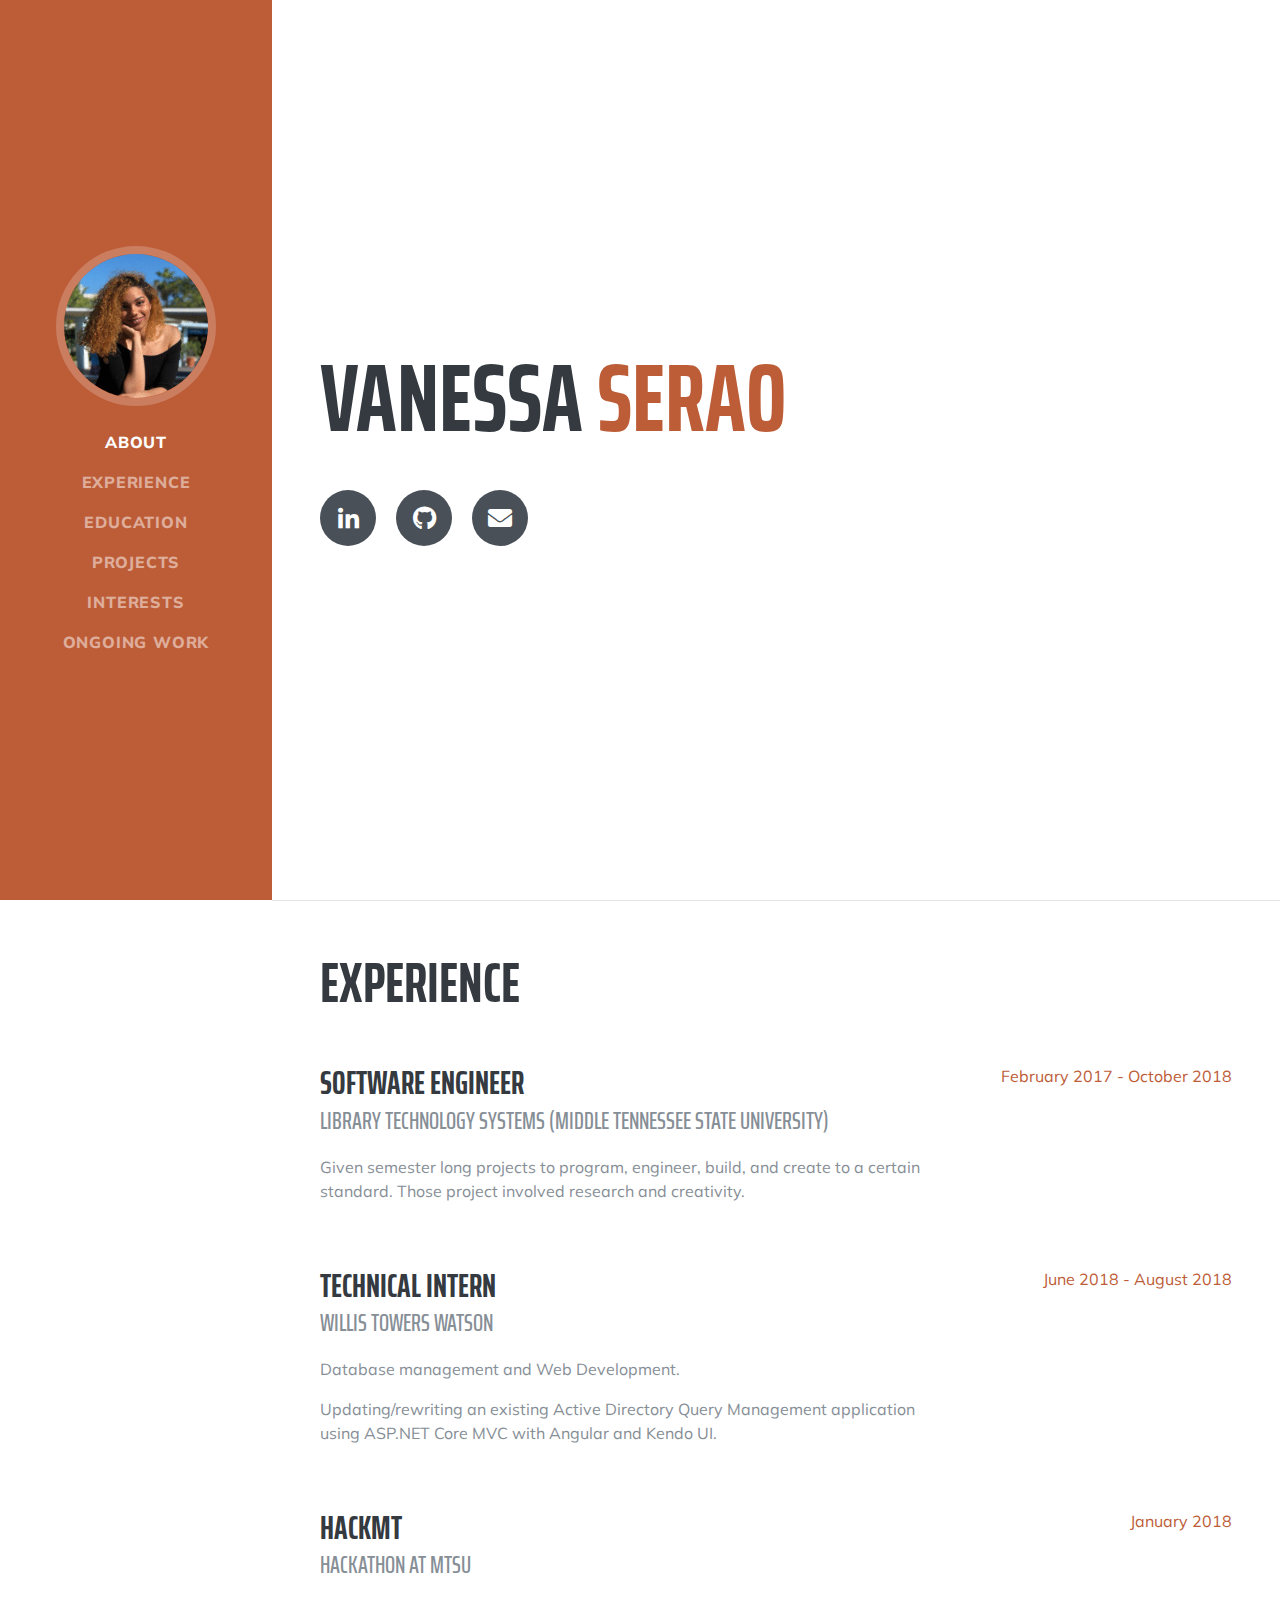
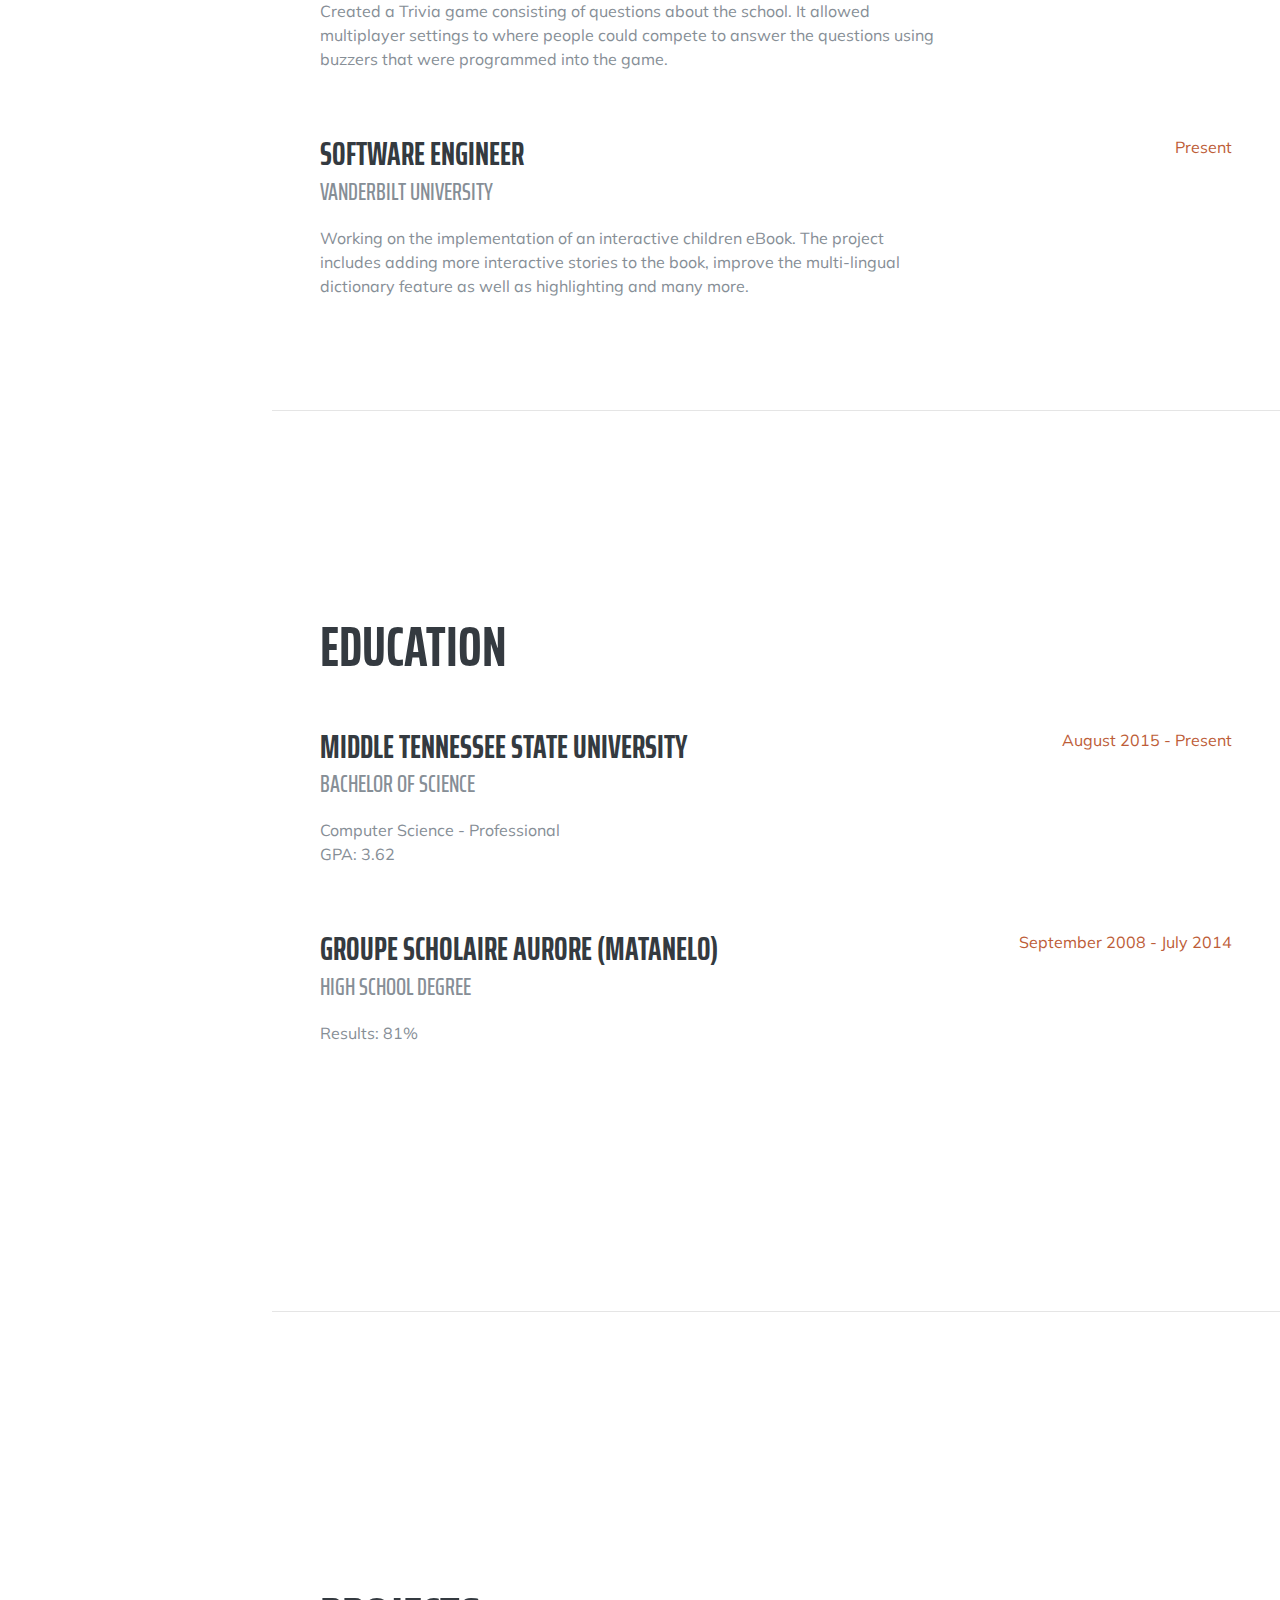
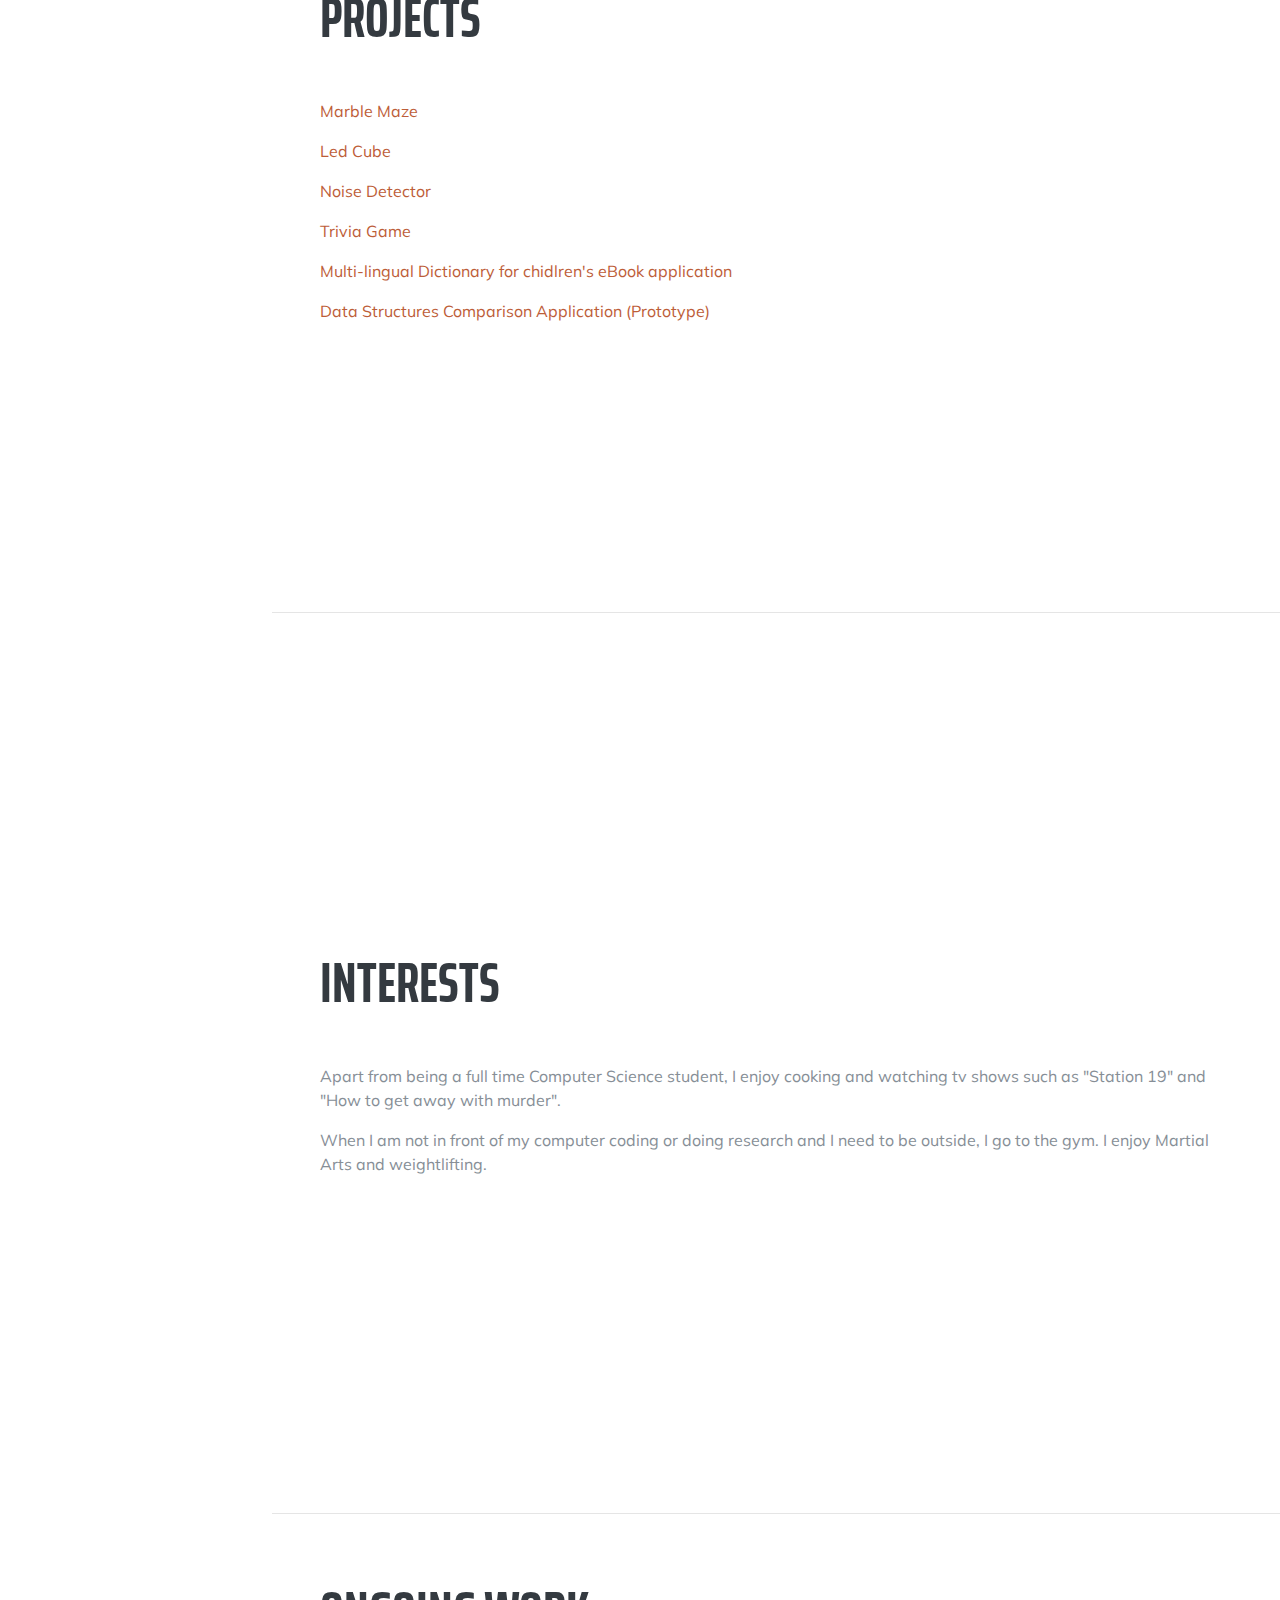
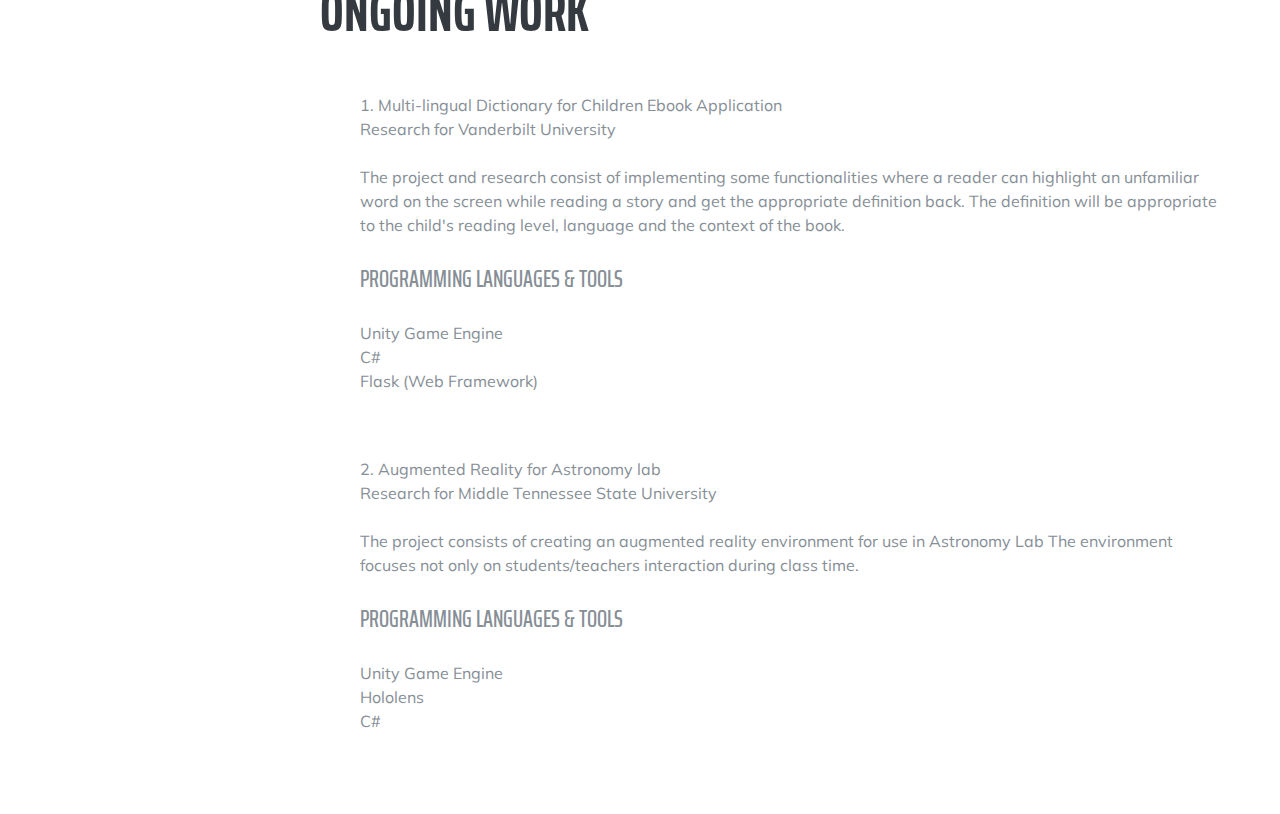
<file: index.html>
<!DOCTYPE html>
<html lang="en">

  <head>

    <meta charset="utf-8">
    <meta name="viewport" content="width=device-width, initial-scale=1, shrink-to-fit=no">
    <meta name="description" content="">
    <meta name="author" content="">

    <title>Vanessa Serao</title>

    <!-- Bootstrap core CSS -->
    <link href="vendor/bootstrap/css/bootstrap.min.css" rel="stylesheet">

    <!-- Custom fonts for this template -->
    <link href="https://fonts.googleapis.com/css?family=Saira+Extra+Condensed:500,700" rel="stylesheet">
    <link href="https://fonts.googleapis.com/css?family=Muli:400,400i,800,800i" rel="stylesheet">
    <link href="vendor/fontawesome-free/css/all.min.css" rel="stylesheet">

    <!-- Custom styles for this template -->
    <link href="css/resume.min.css" rel="stylesheet">

  </head>

  <body id="page-top">

    <nav class="navbar navbar-expand-lg navbar-dark bg-primary fixed-top" id="sideNav">
      <a class="navbar-brand js-scroll-trigger" href="#page-top">
        <span class="d-block d-lg-none">Vanessa Serao</span>
        <span class="d-none d-lg-block">
          <img class="img-fluid img-profile rounded-circle mx-auto mb-2" src="img/0.jpg" alt="">
        </span>
      </a>
      <button class="navbar-toggler" type="button" data-toggle="collapse" data-target="#navbarSupportedContent" aria-controls="navbarSupportedContent" aria-expanded="false" aria-label="Toggle navigation">
        <span class="navbar-toggler-icon"></span>
      </button>
      <div class="collapse navbar-collapse" id="navbarSupportedContent">
        <ul class="navbar-nav">
          <li class="nav-item">
            <a class="nav-link js-scroll-trigger" href="#about">About</a>
          </li>
          <li class="nav-item">
            <a class="nav-link js-scroll-trigger" href="#experience">Experience</a>
          </li>
          <li class="nav-item">
            <a class="nav-link js-scroll-trigger" href="#education">Education</a>
          </li>
          <li class="nav-item">
            <a class="nav-link js-scroll-trigger" href="#projects">Projects</a>
          </li>
          <li class="nav-item">
            <a class="nav-link js-scroll-trigger" href="#interests">Interests</a>
          </li>
          <li class="nav-item">
            <a class="nav-link js-scroll-trigger" href="#ongoing work">Ongoing Work</a>
          </li>
        </ul>
      </div>
    </nav>

    <div class="container-fluid p-0">

      <section class="resume-section p-3 p-lg-5 d-flex d-column" id="about">
        <div class="my-auto">
          <h1 class="mb-2">Vanessa
            <span class="text-primary">Serao</span>
          </h1>
          <p class="lead mb-5"></p>
          <div class="social-icons">
            <a href="https://www.linkedin.com/in/vanessa-serao-836088135/">
              <i class="fab fa-linkedin-in"></i>
            </a>
            <a href="https://github.com/vss2h">
              <i class="fab fa-github"></i>
            </a>
            <a href="mailto:vakise@hotmail.fr">
              <i class="fa fa-fw fa-envelope"></i>
            </a>
          </div>
        </div>
      </section>

      <hr class="m-0">

      <section class="resume-section p-3 p-lg-5 d-flex flex-column" id="experience">
        <div class="my-auto">
          <h2 class="mb-5">Experience</h2>

          <div class="resume-item d-flex flex-column flex-md-row mb-5">
            <div class="resume-content mr-auto">
              <h3 class="mb-0">Software Engineer</h3>
              <div class="subheading mb-3">Library Technology Systems (Middle Tennessee State University) </div>
              <p>Given semester long projects to program, engineer, build, and create to a certain standard. Those project involved research and creativity.</p>
            </div>
            <div class="resume-date text-md-right">
              <span class="text-primary">February 2017 - October 2018</span>
            </div>
          </div>

          <div class="resume-item d-flex flex-column flex-md-row mb-5">
            <div class="resume-content mr-auto">
              <h3 class="mb-0">Technical Intern</h3>
              <div class="subheading mb-3">Willis Towers Watson</div>
              <p>Database management and Web Development.</p>
              <p>Updating/rewriting an existing Active Directory Query Management
                application using ASP.NET Core MVC with Angular and Kendo UI. 
                </p>
            </div>
            <div class="resume-date text-md-right">
              <span class="text-primary">June 2018 - August 2018</span>
            </div>
          </div>

          <div class="resume-item d-flex flex-column flex-md-row mb-5">
            <div class="resume-content mr-auto">
              <h3 class="mb-0">HackMT</h3>
              <div class="subheading mb-3">Hackathon at MTSU</div>
              <p>Created a Trivia game consisting of questions about the school. It allowed multiplayer settings to where
                people could compete to answer the questions using buzzers that were programmed into the game.
                </p>
            </div>
            <div class="resume-date text-md-right">
              <span class="text-primary">January 2018</span>
            </div>
          </div>
          
          <div class="resume-item d-flex flex-column flex-md-row mb-5">
            <div class="resume-content mr-auto">
              <h3 class="mb-0">Software Engineer</h3>
              <div class="subheading mb-3">Vanderbilt University</div>
              <p>Working on the implementation of an interactive children eBook. The project includes adding more interactive stories to the book, 
              improve the multi-lingual dictionary feature as well as highlighting and many more. </p>
            </div>
            <div class="resume-date text-md-right">
              <span class="text-primary">Present</span>
            </div>
          </div>

        </div>

      </section>

      <hr class="m-0">

      <section class="resume-section p-3 p-lg-5 d-flex flex-column" id="education">
        <div class="my-auto">
          <h2 class="mb-5">Education</h2>

          <div class="resume-item d-flex flex-column flex-md-row mb-5">
            <div class="resume-content mr-auto">
              <h3 class="mb-0">Middle Tennessee State University</h3>
              <div class="subheading mb-3">Bachelor of Science</div>
              <div>Computer Science - Professional</div>
              <p>GPA: 3.62</p>
            </div>
            <div class="resume-date text-md-right">
              <span class="text-primary">August 2015 - Present</span>
            </div>
          </div>
          
          
          <div class="resume-item d-flex flex-column flex-md-row mb-5">
            <div class="resume-content mr-auto">
              <h3 class="mb-0">Groupe Scholaire Aurore (Matanelo)</h3>
              <div class="subheading mb-3">High School Degree</div>
              <p>Results: 81%</p>
            </div>
            <div class="resume-date text-md-right">
              <span class="text-primary">September 2008 - July 2014</span>
            </div>
          </div>

        </div>
      </section>

      <hr class="m-0">

      <section class="resume-section p-3 p-lg-5 d-flex flex-column" id="projects">
        <div class="my-auto">
          <h2 class="mb-5">Projects</h2>
        <p><a href="MarbleMaze.html">Marble Maze</a></p>
        <p><a href="LED_CUBE.html">Led Cube</a></p>
        <p><a href="NoiseDetector.html">Noise Detector</a></p>
        <p><a href="TriviaGame.html">Trivia Game</a></p>
        <p><a href="Helpful%20Friends.html">Multi-lingual Dictionary for chidlren's eBook application</a></p>
        <p><a href="SQPComparison.html"> Data Structures Comparison Application (Prototype)</a></p>
      </div>
      </section>

      <hr class="m-0">

      <section class="resume-section p-3 p-lg-5 d-flex flex-column" id="interests">
        <div class="my-auto">
          <h2 class="mb-5">Interests</h2>
          <p>Apart from being a full time Computer Science student, I enjoy cooking and watching tv shows such as "Station 19" and "How to get away with murder".</p>
          <p class="mb-0">When I am not in front of my computer coding or doing research and I need to be outside, I go to the gym. I enjoy Martial Arts and weightlifting.</p>
        </div>
      </section>

      <hr class="m-0">

      <section class="resume-section p-3 p-lg-5 d-flex flex-column" id="ongoing work">
        <div class="my-auto">
          <h2 class="mb-5">Ongoing Work</h2>
          <ul class="fa-ul mb-3">
            <li>1. Multi-lingual Dictionary for Children Ebook Application </li>
            <li> Research for Vanderbilt University</li>
              <br>
              <p class="mb-0">The project and research consist of implementing some functionalities where a reader can highlight an unfamiliar word on the screen while reading a story and get the appropriate definition back. The definition will be appropriate to the child's reading level, language and the context of the book. </p>
              <br>
              <div class="subheading mb-0">Programming Languages &amp; Tools</div>
              <br>
                    <li>Unity Game Engine</li>
                    <li>C#</li>
                    <li>Flask (Web Framework)</li>
              </ul>
              <br>
              <br>
            <ul class="fa-ul mb-3">
           
              <li>
              2. Augmented Reality for Astronomy lab</li>
              <li> Research for Middle Tennessee State University</li>
           <br>
            <p class="mb-0">The project consists of creating an augmented reality environment for use in Astronomy Lab 
              The environment focuses not only on students/teachers interaction during class time.
            </p>
           <br>
            <div class="subheading mb-0">Programming Languages &amp; Tools</div>
            <br>
                  <li>Unity Game Engine</li>
                  <li>Hololens</li>
                  <li>C#</li>
                
              </u
              l>
        </div>
      </section>

    </div>

    <!-- Bootstrap core JavaScript -->
    <script src="vendor/jquery/jquery.min.js"></script>
    <script src="vendor/bootstrap/js/bootstrap.bundle.min.js"></script>

    <!-- Plugin JavaScript -->
    <script src="vendor/jquery-easing/jquery.easing.min.js"></script>

    <!-- Custom scripts for this template -->
    <script src="js/resume.min.js"></script>

  </body>

</html>
</file>
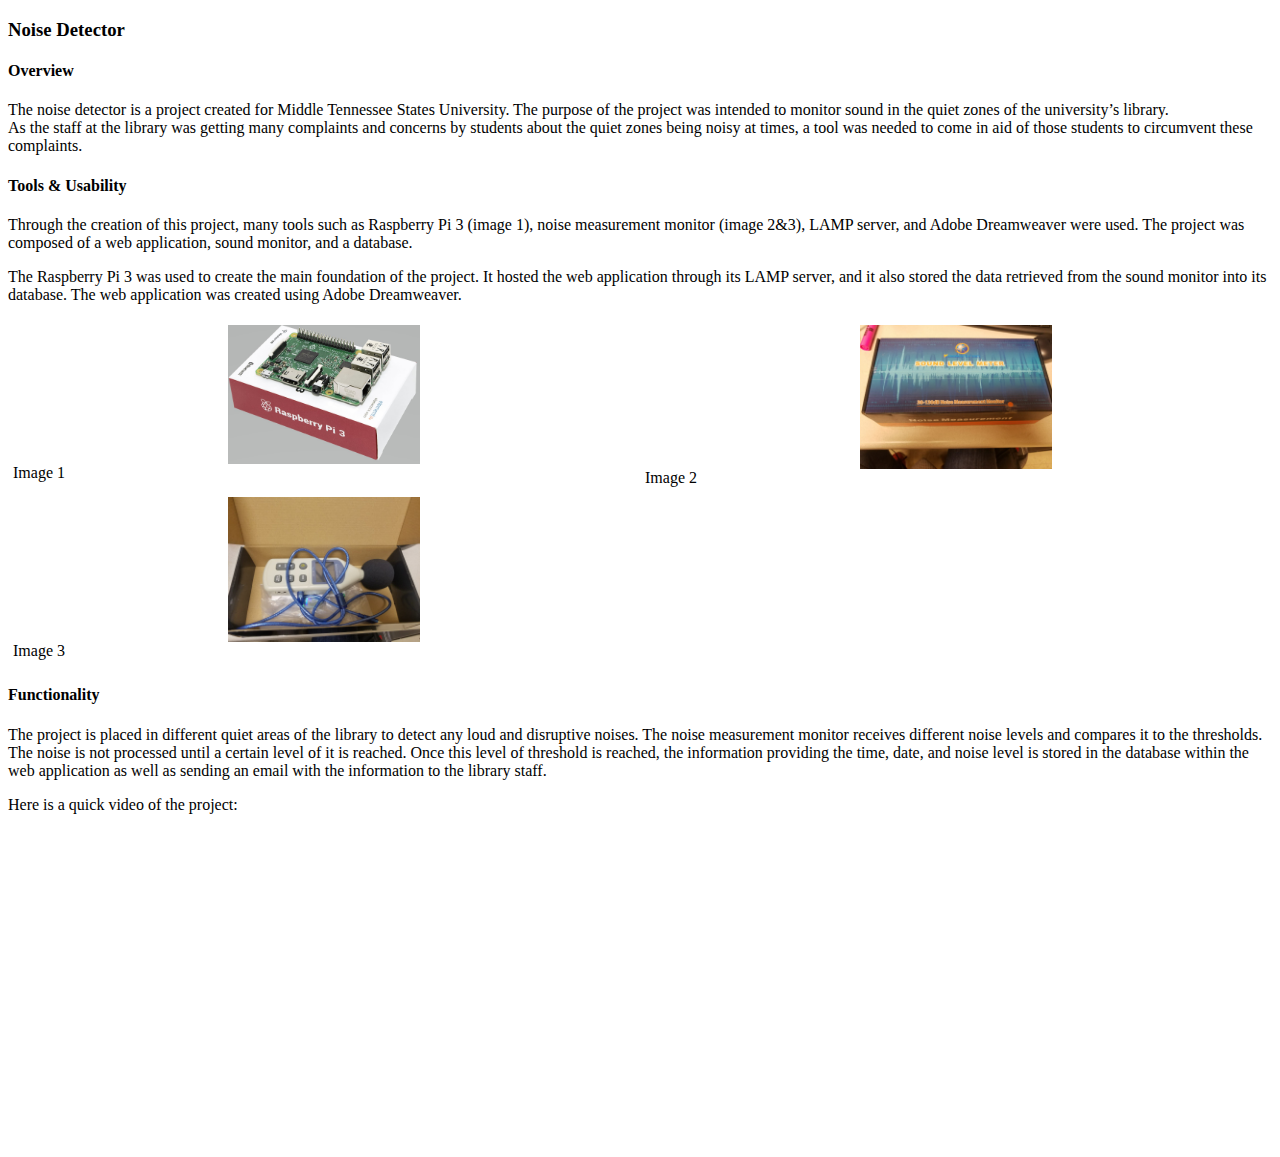
<file: NoiseDetector.html>
<!DOCTYPE html>

<html>
 <body>
        <h3>Noise Detector</h3>
        <style>
    

     img {
        display: block;
        margin-left: auto;
        margin-right: auto;
    }

* {
    box-sizing: border-box;
  }
     .column {
        float: left;
        width: 50%;
        padding: 5px;
    }
    
    /* Clearfix (clear floats) */
    .row::after {
        content: "";
        clear: both;
        display: table;
    }
</style>
     <h4> Overview</h4>
     <p>
     The noise detector is a project created for Middle Tennessee States University. The purpose of the project was intended to monitor sound in the quiet zones of the university’s library. 
     <br>
     As the staff at the library was getting many complaints and concerns by students about the quiet zones being noisy at times, a tool was needed to come in aid of those students to circumvent these complaints.
     
     </p>

     <h4>Tools & Usability</h4>

     <p>
        Through the creation of this project, many tools such as Raspberry Pi 3 (image 1), noise measurement monitor (image 2&3), LAMP server, and Adobe Dreamweaver were used. The project was composed of a web application, sound monitor, and a database. 
    </p>
    <p>
        The Raspberry Pi 3 was used to create the main foundation of the project. It hosted the web application through its LAMP server, and it also stored the data retrieved from the sound monitor into its database. The web application was created using Adobe Dreamweaver. 
     </p>
     <div class="row">
            <div class="column">
                    <img src= "img/raspberry3.jpg"alt="Application Image 4" class="center" style="width:31%">
                    <figcaption>Image 1</figcaption>
                </div>
            
            <div class="column">
        
                <img src= "img/carton.jpeg"alt="Application Image 2" class="center" style="width:31%">
                <figcaption>Image 2</figcaption>

            </div>
            
            <div class="column">
                <img src= "img/decibelmeter.jpg"alt="Application Image 3" class="center" style="width:31%">
                <figcaption>Image 3</figcaption>
            </div>
            
        </div>   
     <h4>Functionality</h4>
     <p>
        The project is placed in different quiet areas of the library to detect any loud and disruptive noises. The noise measurement monitor receives different noise levels and compares it to the thresholds. The noise is not processed until a certain level of it is reached. Once this level of threshold is reached, the information providing the time, date, and noise level is stored in the database within the web application as well as sending an email with the information to the library staff.
     </p>
     
     <p>Here is a quick video of the project:</p>
     <iframe width="560" height="315" src="https://www.youtube.com/embed/zKUdan6DYlY" frameborder="0" allow="accelerometer; autoplay; encrypted-media; gyroscope; picture-in-picture" allowfullscreen></iframe>
 </body>
</html>
</file>
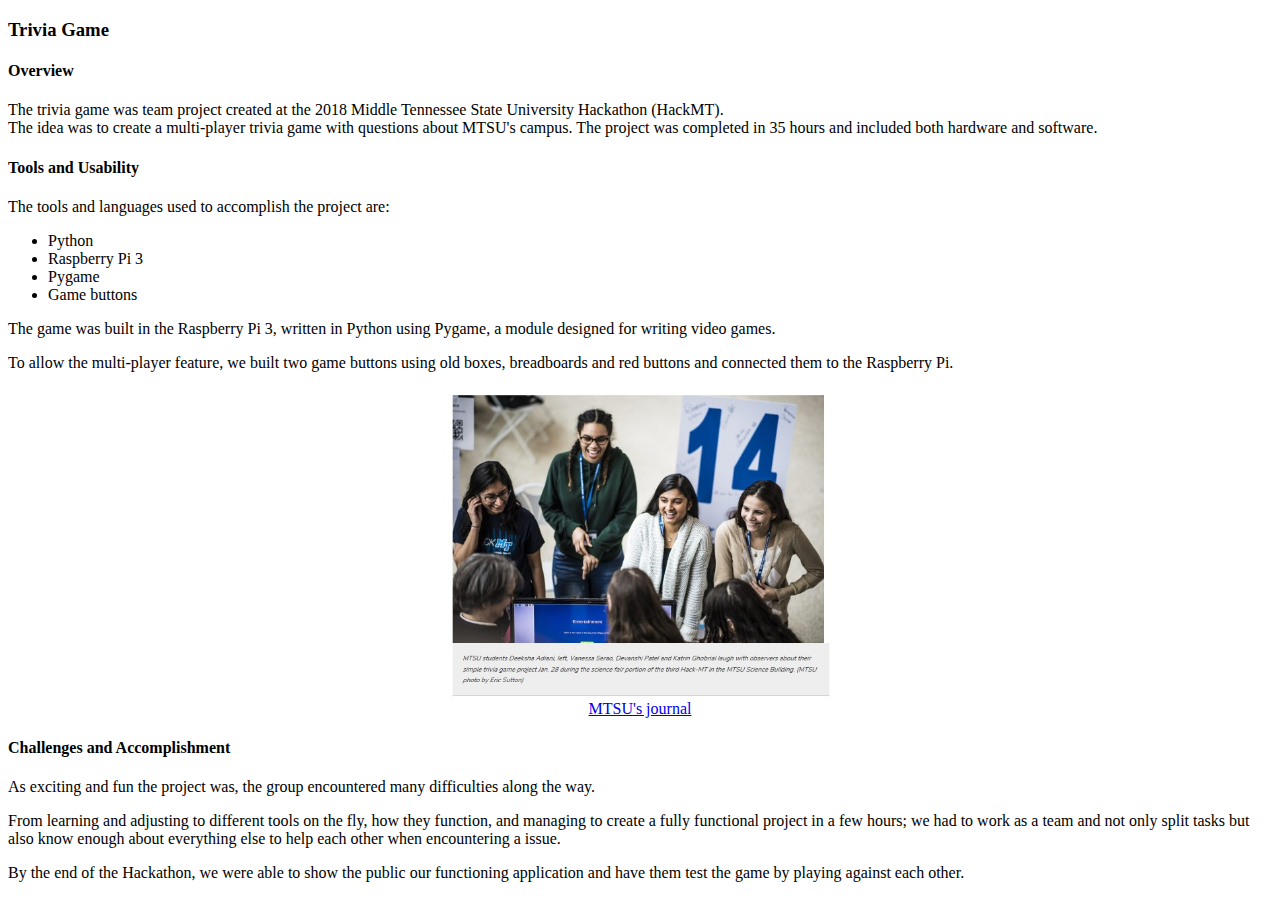
<file: TriviaGame.html>
<!DOCTYPE html>

<html>
<h3>Trivia Game</h3>
<style>
        img {
                display: block;
                margin-left: auto;
                margin-right: auto;
            }
        
        * {
            box-sizing: border-box;
          }
        
        .column {
            float: left;
            width: 50%;
            padding: 5px;
        }
        
        /* Clearfix (clear floats) */
        .row::after {
            content: "";
            clear: both;
            display: table;
        }
        
</style>
<h4>Overview</h4>
<p>The trivia game was team project created at the 2018 Middle Tennessee State University Hackathon (HackMT). 
    <br>
   The idea was to create a multi-player trivia game with questions about MTSU's campus. The project was completed
   in 35 hours and included both hardware and software. 
</p>

<h4>Tools and Usability</h4>
<p>
The tools and languages used to accomplish the project are:
<ul>
    <li>Python</li>
    <li>Raspberry Pi 3</li>
    <li>Pygame</li>
    <li>Game buttons</li>
</ul>

<p>
The game was built in the Raspberry Pi 3, written in Python using Pygame, a module designed for 
writing video games.
</p>
<p>
    To allow the multi-player feature, we built two game buttons using old boxes, breadboards and red buttons
    and connected them to the Raspberry Pi.
</p>

</p>
<img src= "img/mtsu.jpg"alt="Application Image 2" class="center" style="width:31%">
<div style="text-align:center">    
    <a href="https://mtsunews.com/hackmt-students-brainpower-thrives-2018/">MTSU's journal</a>
</div>

<h4>Challenges and Accomplishment</h4>
<p>
    As exciting and fun the project was, the group encountered many difficulties along the way. 
</p>
<p> 
    From learning and adjusting to different tools on the fly, how they function, and managing to create a 
    fully functional project in a few hours; we had to work as a team and not only split tasks but also know
    enough about everything else to help each other when encountering a issue. 
</p>

<p> By the end of the Hackathon, we were able to show the public our functioning application and have them
    test the game by playing against each other. 
</p>
</html>
</file>
<file: vendor/fontawesome-free/css/all.min.css>
/*!
 * Font Awesome Free 5.3.1 by @fontawesome - https://fontawesome.com
 * License - https://fontawesome.com/license/free (Icons: CC BY 4.0, Fonts: SIL OFL 1.1, Code: MIT License)
 */
.fa,.fab,.fal,.far,.fas{-moz-osx-font-smoothing:grayscale;-webkit-font-smoothing:antialiased;display:inline-block;font-style:normal;font-variant:normal;text-rendering:auto;line-height:1}.fa-lg{font-size:1.33333em;line-height:.75em;vertical-align:-.0667em}.fa-xs{font-size:.75em}.fa-sm{font-size:.875em}.fa-1x{font-size:1em}.fa-2x{font-size:2em}.fa-3x{font-size:3em}.fa-4x{font-size:4em}.fa-5x{font-size:5em}.fa-6x{font-size:6em}.fa-7x{font-size:7em}.fa-8x{font-size:8em}.fa-9x{font-size:9em}.fa-10x{font-size:10em}.fa-fw{text-align:center;width:1.25em}.fa-ul{list-style-type:none;margin-left:2.5em;padding-left:0}.fa-ul>li{position:relative}.fa-li{left:-2em;position:absolute;text-align:center;width:2em;line-height:inherit}.fa-border{border:.08em solid #eee;border-radius:.1em;padding:.2em .25em .15em}.fa-pull-left{float:left}.fa-pull-right{float:right}.fa.fa-pull-left,.fab.fa-pull-left,.fal.fa-pull-left,.far.fa-pull-left,.fas.fa-pull-left{margin-right:.3em}.fa.fa-pull-right,.fab.fa-pull-right,.fal.fa-pull-right,.far.fa-pull-right,.fas.fa-pull-right{margin-left:.3em}.fa-spin{animation:fa-spin 2s infinite linear}.fa-pulse{animation:fa-spin 1s infinite steps(8)}@keyframes fa-spin{0%{transform:rotate(0deg)}to{transform:rotate(1turn)}}.fa-rotate-90{-ms-filter:"progid:DXImageTransform.Microsoft.BasicImage(rotation=1)";transform:rotate(90deg)}.fa-rotate-180{-ms-filter:"progid:DXImageTransform.Microsoft.BasicImage(rotation=2)";transform:rotate(180deg)}.fa-rotate-270{-ms-filter:"progid:DXImageTransform.Microsoft.BasicImage(rotation=3)";transform:rotate(270deg)}.fa-flip-horizontal{-ms-filter:"progid:DXImageTransform.Microsoft.BasicImage(rotation=0, mirror=1)";transform:scaleX(-1)}.fa-flip-vertical{transform:scaleY(-1)}.fa-flip-horizontal.fa-flip-vertical,.fa-flip-vertical{-ms-filter:"progid:DXImageTransform.Microsoft.BasicImage(rotation=2, mirror=1)"}.fa-flip-horizontal.fa-flip-vertical{transform:scale(-1)}:root .fa-flip-horizontal,:root .fa-flip-vertical,:root .fa-rotate-90,:root .fa-rotate-180,:root .fa-rotate-270{-webkit-filter:none;filter:none}.fa-stack{display:inline-block;height:2em;line-height:2em;position:relative;vertical-align:middle;width:2em}.fa-stack-1x,.fa-stack-2x{left:0;position:absolute;text-align:center;width:100%}.fa-stack-1x{line-height:inherit}.fa-stack-2x{font-size:2em}.fa-inverse{color:#fff}.fa-500px:before{content:"\f26e"}.fa-accessible-icon:before{content:"\f368"}.fa-accusoft:before{content:"\f369"}.fa-ad:before{content:"\f641"}.fa-address-book:before{content:"\f2b9"}.fa-address-card:before{content:"\f2bb"}.fa-adjust:before{content:"\f042"}.fa-adn:before{content:"\f170"}.fa-adversal:before{content:"\f36a"}.fa-affiliatetheme:before{content:"\f36b"}.fa-air-freshener:before{content:"\f5d0"}.fa-algolia:before{content:"\f36c"}.fa-align-center:before{content:"\f037"}.fa-align-justify:before{content:"\f039"}.fa-align-left:before{content:"\f036"}.fa-align-right:before{content:"\f038"}.fa-alipay:before{content:"\f642"}.fa-allergies:before{content:"\f461"}.fa-amazon:before{content:"\f270"}.fa-amazon-pay:before{content:"\f42c"}.fa-ambulance:before{content:"\f0f9"}.fa-american-sign-language-interpreting:before{content:"\f2a3"}.fa-amilia:before{content:"\f36d"}.fa-anchor:before{content:"\f13d"}.fa-android:before{content:"\f17b"}.fa-angellist:before{content:"\f209"}.fa-angle-double-down:before{content:"\f103"}.fa-angle-double-left:before{content:"\f100"}.fa-angle-double-right:before{content:"\f101"}.fa-angle-double-up:before{content:"\f102"}.fa-angle-down:before{content:"\f107"}.fa-angle-left:before{content:"\f104"}.fa-angle-right:before{content:"\f105"}.fa-angle-up:before{content:"\f106"}.fa-angry:before{content:"\f556"}.fa-angrycreative:before{content:"\f36e"}.fa-angular:before{content:"\f420"}.fa-ankh:before{content:"\f644"}.fa-app-store:before{content:"\f36f"}.fa-app-store-ios:before{content:"\f370"}.fa-apper:before{content:"\f371"}.fa-apple:before{content:"\f179"}.fa-apple-alt:before{content:"\f5d1"}.fa-apple-pay:before{content:"\f415"}.fa-archive:before{content:"\f187"}.fa-archway:before{content:"\f557"}.fa-arrow-alt-circle-down:before{content:"\f358"}.fa-arrow-alt-circle-left:before{content:"\f359"}.fa-arrow-alt-circle-right:before{content:"\f35a"}.fa-arrow-alt-circle-up:before{content:"\f35b"}.fa-arrow-circle-down:before{content:"\f0ab"}.fa-arrow-circle-left:before{content:"\f0a8"}.fa-arrow-circle-right:before{content:"\f0a9"}.fa-arrow-circle-up:before{content:"\f0aa"}.fa-arrow-down:before{content:"\f063"}.fa-arrow-left:before{content:"\f060"}.fa-arrow-right:before{content:"\f061"}.fa-arrow-up:before{content:"\f062"}.fa-arrows-alt:before{content:"\f0b2"}.fa-arrows-alt-h:before{content:"\f337"}.fa-arrows-alt-v:before{content:"\f338"}.fa-assistive-listening-systems:before{content:"\f2a2"}.fa-asterisk:before{content:"\f069"}.fa-asymmetrik:before{content:"\f372"}.fa-at:before{content:"\f1fa"}.fa-atlas:before{content:"\f558"}.fa-atom:before{content:"\f5d2"}.fa-audible:before{content:"\f373"}.fa-audio-description:before{content:"\f29e"}.fa-autoprefixer:before{content:"\f41c"}.fa-avianex:before{content:"\f374"}.fa-aviato:before{content:"\f421"}.fa-award:before{content:"\f559"}.fa-aws:before{content:"\f375"}.fa-backspace:before{content:"\f55a"}.fa-backward:before{content:"\f04a"}.fa-balance-scale:before{content:"\f24e"}.fa-ban:before{content:"\f05e"}.fa-band-aid:before{content:"\f462"}.fa-bandcamp:before{content:"\f2d5"}.fa-barcode:before{content:"\f02a"}.fa-bars:before{content:"\f0c9"}.fa-baseball-ball:before{content:"\f433"}.fa-basketball-ball:before{content:"\f434"}.fa-bath:before{content:"\f2cd"}.fa-battery-empty:before{content:"\f244"}.fa-battery-full:before{content:"\f240"}.fa-battery-half:before{content:"\f242"}.fa-battery-quarter:before{content:"\f243"}.fa-battery-three-quarters:before{content:"\f241"}.fa-bed:before{content:"\f236"}.fa-beer:before{content:"\f0fc"}.fa-behance:before{content:"\f1b4"}.fa-behance-square:before{content:"\f1b5"}.fa-bell:before{content:"\f0f3"}.fa-bell-slash:before{content:"\f1f6"}.fa-bezier-curve:before{content:"\f55b"}.fa-bible:before{content:"\f647"}.fa-bicycle:before{content:"\f206"}.fa-bimobject:before{content:"\f378"}.fa-binoculars:before{content:"\f1e5"}.fa-birthday-cake:before{content:"\f1fd"}.fa-bitbucket:before{content:"\f171"}.fa-bitcoin:before{content:"\f379"}.fa-bity:before{content:"\f37a"}.fa-black-tie:before{content:"\f27e"}.fa-blackberry:before{content:"\f37b"}.fa-blender:before{content:"\f517"}.fa-blind:before{content:"\f29d"}.fa-blogger:before{content:"\f37c"}.fa-blogger-b:before{content:"\f37d"}.fa-bluetooth:before{content:"\f293"}.fa-bluetooth-b:before{content:"\f294"}.fa-bold:before{content:"\f032"}.fa-bolt:before{content:"\f0e7"}.fa-bomb:before{content:"\f1e2"}.fa-bone:before{content:"\f5d7"}.fa-bong:before{content:"\f55c"}.fa-book:before{content:"\f02d"}.fa-book-open:before{content:"\f518"}.fa-book-reader:before{content:"\f5da"}.fa-bookmark:before{content:"\f02e"}.fa-bowling-ball:before{content:"\f436"}.fa-box:before{content:"\f466"}.fa-box-open:before{content:"\f49e"}.fa-boxes:before{content:"\f468"}.fa-braille:before{content:"\f2a1"}.fa-brain:before{content:"\f5dc"}.fa-briefcase:before{content:"\f0b1"}.fa-briefcase-medical:before{content:"\f469"}.fa-broadcast-tower:before{content:"\f519"}.fa-broom:before{content:"\f51a"}.fa-brush:before{content:"\f55d"}.fa-btc:before{content:"\f15a"}.fa-bug:before{content:"\f188"}.fa-building:before{content:"\f1ad"}.fa-bullhorn:before{content:"\f0a1"}.fa-bullseye:before{content:"\f140"}.fa-burn:before{content:"\f46a"}.fa-buromobelexperte:before{content:"\f37f"}.fa-bus:before{content:"\f207"}.fa-bus-alt:before{content:"\f55e"}.fa-business-time:before{content:"\f64a"}.fa-buysellads:before{content:"\f20d"}.fa-calculator:before{content:"\f1ec"}.fa-calendar:before{content:"\f133"}.fa-calendar-alt:before{content:"\f073"}.fa-calendar-check:before{content:"\f274"}.fa-calendar-minus:before{content:"\f272"}.fa-calendar-plus:before{content:"\f271"}.fa-calendar-times:before{content:"\f273"}.fa-camera:before{content:"\f030"}.fa-camera-retro:before{content:"\f083"}.fa-cannabis:before{content:"\f55f"}.fa-capsules:before{content:"\f46b"}.fa-car:before{content:"\f1b9"}.fa-car-alt:before{content:"\f5de"}.fa-car-battery:before{content:"\f5df"}.fa-car-crash:before{content:"\f5e1"}.fa-car-side:before{content:"\f5e4"}.fa-caret-down:before{content:"\f0d7"}.fa-caret-left:before{content:"\f0d9"}.fa-caret-right:before{content:"\f0da"}.fa-caret-square-down:before{content:"\f150"}.fa-caret-square-left:before{content:"\f191"}.fa-caret-square-right:before{content:"\f152"}.fa-caret-square-up:before{content:"\f151"}.fa-caret-up:before{content:"\f0d8"}.fa-cart-arrow-down:before{content:"\f218"}.fa-cart-plus:before{content:"\f217"}.fa-cc-amazon-pay:before{content:"\f42d"}.fa-cc-amex:before{content:"\f1f3"}.fa-cc-apple-pay:before{content:"\f416"}.fa-cc-diners-club:before{content:"\f24c"}.fa-cc-discover:before{content:"\f1f2"}.fa-cc-jcb:before{content:"\f24b"}.fa-cc-mastercard:before{content:"\f1f1"}.fa-cc-paypal:before{content:"\f1f4"}.fa-cc-stripe:before{content:"\f1f5"}.fa-cc-visa:before{content:"\f1f0"}.fa-centercode:before{content:"\f380"}.fa-certificate:before{content:"\f0a3"}.fa-chalkboard:before{content:"\f51b"}.fa-chalkboard-teacher:before{content:"\f51c"}.fa-charging-station:before{content:"\f5e7"}.fa-chart-area:before{content:"\f1fe"}.fa-chart-bar:before{content:"\f080"}.fa-chart-line:before{content:"\f201"}.fa-chart-pie:before{content:"\f200"}.fa-check:before{content:"\f00c"}.fa-check-circle:before{content:"\f058"}.fa-check-double:before{content:"\f560"}.fa-check-square:before{content:"\f14a"}.fa-chess:before{content:"\f439"}.fa-chess-bishop:before{content:"\f43a"}.fa-chess-board:before{content:"\f43c"}.fa-chess-king:before{content:"\f43f"}.fa-chess-knight:before{content:"\f441"}.fa-chess-pawn:before{content:"\f443"}.fa-chess-queen:before{content:"\f445"}.fa-chess-rook:before{content:"\f447"}.fa-chevron-circle-down:before{content:"\f13a"}.fa-chevron-circle-left:before{content:"\f137"}.fa-chevron-circle-right:before{content:"\f138"}.fa-chevron-circle-up:before{content:"\f139"}.fa-chevron-down:before{content:"\f078"}.fa-chevron-left:before{content:"\f053"}.fa-chevron-right:before{content:"\f054"}.fa-chevron-up:before{content:"\f077"}.fa-child:before{content:"\f1ae"}.fa-chrome:before{content:"\f268"}.fa-church:before{content:"\f51d"}.fa-circle:before{content:"\f111"}.fa-circle-notch:before{content:"\f1ce"}.fa-city:before{content:"\f64f"}.fa-clipboard:before{content:"\f328"}.fa-clipboard-check:before{content:"\f46c"}.fa-clipboard-list:before{content:"\f46d"}.fa-clock:before{content:"\f017"}.fa-clone:before{content:"\f24d"}.fa-closed-captioning:before{content:"\f20a"}.fa-cloud:before{content:"\f0c2"}.fa-cloud-download-alt:before{content:"\f381"}.fa-cloud-upload-alt:before{content:"\f382"}.fa-cloudscale:before{content:"\f383"}.fa-cloudsmith:before{content:"\f384"}.fa-cloudversify:before{content:"\f385"}.fa-cocktail:before{content:"\f561"}.fa-code:before{content:"\f121"}.fa-code-branch:before{content:"\f126"}.fa-codepen:before{content:"\f1cb"}.fa-codiepie:before{content:"\f284"}.fa-coffee:before{content:"\f0f4"}.fa-cog:before{content:"\f013"}.fa-cogs:before{content:"\f085"}.fa-coins:before{content:"\f51e"}.fa-columns:before{content:"\f0db"}.fa-comment:before{content:"\f075"}.fa-comment-alt:before{content:"\f27a"}.fa-comment-dollar:before{content:"\f651"}.fa-comment-dots:before{content:"\f4ad"}.fa-comment-slash:before{content:"\f4b3"}.fa-comments:before{content:"\f086"}.fa-comments-dollar:before{content:"\f653"}.fa-compact-disc:before{content:"\f51f"}.fa-compass:before{content:"\f14e"}.fa-compress:before{content:"\f066"}.fa-concierge-bell:before{content:"\f562"}.fa-connectdevelop:before{content:"\f20e"}.fa-contao:before{content:"\f26d"}.fa-cookie:before{content:"\f563"}.fa-cookie-bite:before{content:"\f564"}.fa-copy:before{content:"\f0c5"}.fa-copyright:before{content:"\f1f9"}.fa-couch:before{content:"\f4b8"}.fa-cpanel:before{content:"\f388"}.fa-creative-commons:before{content:"\f25e"}.fa-creative-commons-by:before{content:"\f4e7"}.fa-creative-commons-nc:before{content:"\f4e8"}.fa-creative-commons-nc-eu:before{content:"\f4e9"}.fa-creative-commons-nc-jp:before{content:"\f4ea"}.fa-creative-commons-nd:before{content:"\f4eb"}.fa-creative-commons-pd:before{content:"\f4ec"}.fa-creative-commons-pd-alt:before{content:"\f4ed"}.fa-creative-commons-remix:before{content:"\f4ee"}.fa-creative-commons-sa:before{content:"\f4ef"}.fa-creative-commons-sampling:before{content:"\f4f0"}.fa-creative-commons-sampling-plus:before{content:"\f4f1"}.fa-creative-commons-share:before{content:"\f4f2"}.fa-credit-card:before{content:"\f09d"}.fa-crop:before{content:"\f125"}.fa-crop-alt:before{content:"\f565"}.fa-cross:before{content:"\f654"}.fa-crosshairs:before{content:"\f05b"}.fa-crow:before{content:"\f520"}.fa-crown:before{content:"\f521"}.fa-css3:before{content:"\f13c"}.fa-css3-alt:before{content:"\f38b"}.fa-cube:before{content:"\f1b2"}.fa-cubes:before{content:"\f1b3"}.fa-cut:before{content:"\f0c4"}.fa-cuttlefish:before{content:"\f38c"}.fa-d-and-d:before{content:"\f38d"}.fa-dashcube:before{content:"\f210"}.fa-database:before{content:"\f1c0"}.fa-deaf:before{content:"\f2a4"}.fa-delicious:before{content:"\f1a5"}.fa-deploydog:before{content:"\f38e"}.fa-deskpro:before{content:"\f38f"}.fa-desktop:before{content:"\f108"}.fa-deviantart:before{content:"\f1bd"}.fa-dharmachakra:before{content:"\f655"}.fa-diagnoses:before{content:"\f470"}.fa-dice:before{content:"\f522"}.fa-dice-five:before{content:"\f523"}.fa-dice-four:before{content:"\f524"}.fa-dice-one:before{content:"\f525"}.fa-dice-six:before{content:"\f526"}.fa-dice-three:before{content:"\f527"}.fa-dice-two:before{content:"\f528"}.fa-digg:before{content:"\f1a6"}.fa-digital-ocean:before{content:"\f391"}.fa-digital-tachograph:before{content:"\f566"}.fa-directions:before{content:"\f5eb"}.fa-discord:before{content:"\f392"}.fa-discourse:before{content:"\f393"}.fa-divide:before{content:"\f529"}.fa-dizzy:before{content:"\f567"}.fa-dna:before{content:"\f471"}.fa-dochub:before{content:"\f394"}.fa-docker:before{content:"\f395"}.fa-dollar-sign:before{content:"\f155"}.fa-dolly:before{content:"\f472"}.fa-dolly-flatbed:before{content:"\f474"}.fa-donate:before{content:"\f4b9"}.fa-door-closed:before{content:"\f52a"}.fa-door-open:before{content:"\f52b"}.fa-dot-circle:before{content:"\f192"}.fa-dove:before{content:"\f4ba"}.fa-download:before{content:"\f019"}.fa-draft2digital:before{content:"\f396"}.fa-drafting-compass:before{content:"\f568"}.fa-draw-polygon:before{content:"\f5ee"}.fa-dribbble:before{content:"\f17d"}.fa-dribbble-square:before{content:"\f397"}.fa-dropbox:before{content:"\f16b"}.fa-drum:before{content:"\f569"}.fa-drum-steelpan:before{content:"\f56a"}.fa-drupal:before{content:"\f1a9"}.fa-dumbbell:before{content:"\f44b"}.fa-dyalog:before{content:"\f399"}.fa-earlybirds:before{content:"\f39a"}.fa-ebay:before{content:"\f4f4"}.fa-edge:before{content:"\f282"}.fa-edit:before{content:"\f044"}.fa-eject:before{content:"\f052"}.fa-elementor:before{content:"\f430"}.fa-ellipsis-h:before{content:"\f141"}.fa-ellipsis-v:before{content:"\f142"}.fa-ello:before{content:"\f5f1"}.fa-ember:before{content:"\f423"}.fa-empire:before{content:"\f1d1"}.fa-envelope:before{content:"\f0e0"}.fa-envelope-open:before{content:"\f2b6"}.fa-envelope-open-text:before{content:"\f658"}.fa-envelope-square:before{content:"\f199"}.fa-envira:before{content:"\f299"}.fa-equals:before{content:"\f52c"}.fa-eraser:before{content:"\f12d"}.fa-erlang:before{content:"\f39d"}.fa-ethereum:before{content:"\f42e"}.fa-etsy:before{content:"\f2d7"}.fa-euro-sign:before{content:"\f153"}.fa-exchange-alt:before{content:"\f362"}.fa-exclamation:before{content:"\f12a"}.fa-exclamation-circle:before{content:"\f06a"}.fa-exclamation-triangle:before{content:"\f071"}.fa-expand:before{content:"\f065"}.fa-expand-arrows-alt:before{content:"\f31e"}.fa-expeditedssl:before{content:"\f23e"}.fa-external-link-alt:before{content:"\f35d"}.fa-external-link-square-alt:before{content:"\f360"}.fa-eye:before{content:"\f06e"}.fa-eye-dropper:before{content:"\f1fb"}.fa-eye-slash:before{content:"\f070"}.fa-facebook:before{content:"\f09a"}.fa-facebook-f:before{content:"\f39e"}.fa-facebook-messenger:before{content:"\f39f"}.fa-facebook-square:before{content:"\f082"}.fa-fast-backward:before{content:"\f049"}.fa-fast-forward:before{content:"\f050"}.fa-fax:before{content:"\f1ac"}.fa-feather:before{content:"\f52d"}.fa-feather-alt:before{content:"\f56b"}.fa-female:before{content:"\f182"}.fa-fighter-jet:before{content:"\f0fb"}.fa-file:before{content:"\f15b"}.fa-file-alt:before{content:"\f15c"}.fa-file-archive:before{content:"\f1c6"}.fa-file-audio:before{content:"\f1c7"}.fa-file-code:before{content:"\f1c9"}.fa-file-contract:before{content:"\f56c"}.fa-file-download:before{content:"\f56d"}.fa-file-excel:before{content:"\f1c3"}.fa-file-export:before{content:"\f56e"}.fa-file-image:before{content:"\f1c5"}.fa-file-import:before{content:"\f56f"}.fa-file-invoice:before{content:"\f570"}.fa-file-invoice-dollar:before{content:"\f571"}.fa-file-medical:before{content:"\f477"}.fa-file-medical-alt:before{content:"\f478"}.fa-file-pdf:before{content:"\f1c1"}.fa-file-powerpoint:before{content:"\f1c4"}.fa-file-prescription:before{content:"\f572"}.fa-file-signature:before{content:"\f573"}.fa-file-upload:before{content:"\f574"}.fa-file-video:before{content:"\f1c8"}.fa-file-word:before{content:"\f1c2"}.fa-fill:before{content:"\f575"}.fa-fill-drip:before{content:"\f576"}.fa-film:before{content:"\f008"}.fa-filter:before{content:"\f0b0"}.fa-fingerprint:before{content:"\f577"}.fa-fire:before{content:"\f06d"}.fa-fire-extinguisher:before{content:"\f134"}.fa-firefox:before{content:"\f269"}.fa-first-aid:before{content:"\f479"}.fa-first-order:before{content:"\f2b0"}.fa-first-order-alt:before{content:"\f50a"}.fa-firstdraft:before{content:"\f3a1"}.fa-fish:before{content:"\f578"}.fa-flag:before{content:"\f024"}.fa-flag-checkered:before{content:"\f11e"}.fa-flask:before{content:"\f0c3"}.fa-flickr:before{content:"\f16e"}.fa-flipboard:before{content:"\f44d"}.fa-flushed:before{content:"\f579"}.fa-fly:before{content:"\f417"}.fa-folder:before{content:"\f07b"}.fa-folder-minus:before{content:"\f65d"}.fa-folder-open:before{content:"\f07c"}.fa-folder-plus:before{content:"\f65e"}.fa-font:before{content:"\f031"}.fa-font-awesome:before{content:"\f2b4"}.fa-font-awesome-alt:before{content:"\f35c"}.fa-font-awesome-flag:before{content:"\f425"}.fa-font-awesome-logo-full:before{content:"\f4e6"}.fa-fonticons:before{content:"\f280"}.fa-fonticons-fi:before{content:"\f3a2"}.fa-football-ball:before{content:"\f44e"}.fa-fort-awesome:before{content:"\f286"}.fa-fort-awesome-alt:before{content:"\f3a3"}.fa-forumbee:before{content:"\f211"}.fa-forward:before{content:"\f04e"}.fa-foursquare:before{content:"\f180"}.fa-free-code-camp:before{content:"\f2c5"}.fa-freebsd:before{content:"\f3a4"}.fa-frog:before{content:"\f52e"}.fa-frown:before{content:"\f119"}.fa-frown-open:before{content:"\f57a"}.fa-fulcrum:before{content:"\f50b"}.fa-funnel-dollar:before{content:"\f662"}.fa-futbol:before{content:"\f1e3"}.fa-galactic-republic:before{content:"\f50c"}.fa-galactic-senate:before{content:"\f50d"}.fa-gamepad:before{content:"\f11b"}.fa-gas-pump:before{content:"\f52f"}.fa-gavel:before{content:"\f0e3"}.fa-gem:before{content:"\f3a5"}.fa-genderless:before{content:"\f22d"}.fa-get-pocket:before{content:"\f265"}.fa-gg:before{content:"\f260"}.fa-gg-circle:before{content:"\f261"}.fa-gift:before{content:"\f06b"}.fa-git:before{content:"\f1d3"}.fa-git-square:before{content:"\f1d2"}.fa-github:before{content:"\f09b"}.fa-github-alt:before{content:"\f113"}.fa-github-square:before{content:"\f092"}.fa-gitkraken:before{content:"\f3a6"}.fa-gitlab:before{content:"\f296"}.fa-gitter:before{content:"\f426"}.fa-glass-martini:before{content:"\f000"}.fa-glass-martini-alt:before{content:"\f57b"}.fa-glasses:before{content:"\f530"}.fa-glide:before{content:"\f2a5"}.fa-glide-g:before{content:"\f2a6"}.fa-globe:before{content:"\f0ac"}.fa-globe-africa:before{content:"\f57c"}.fa-globe-americas:before{content:"\f57d"}.fa-globe-asia:before{content:"\f57e"}.fa-gofore:before{content:"\f3a7"}.fa-golf-ball:before{content:"\f450"}.fa-goodreads:before{content:"\f3a8"}.fa-goodreads-g:before{content:"\f3a9"}.fa-google:before{content:"\f1a0"}.fa-google-drive:before{content:"\f3aa"}.fa-google-play:before{content:"\f3ab"}.fa-google-plus:before{content:"\f2b3"}.fa-google-plus-g:before{content:"\f0d5"}.fa-google-plus-square:before{content:"\f0d4"}.fa-google-wallet:before{content:"\f1ee"}.fa-gopuram:before{content:"\f664"}.fa-graduation-cap:before{content:"\f19d"}.fa-gratipay:before{content:"\f184"}.fa-grav:before{content:"\f2d6"}.fa-greater-than:before{content:"\f531"}.fa-greater-than-equal:before{content:"\f532"}.fa-grimace:before{content:"\f57f"}.fa-grin:before{content:"\f580"}.fa-grin-alt:before{content:"\f581"}.fa-grin-beam:before{content:"\f582"}.fa-grin-beam-sweat:before{content:"\f583"}.fa-grin-hearts:before{content:"\f584"}.fa-grin-squint:before{content:"\f585"}.fa-grin-squint-tears:before{content:"\f586"}.fa-grin-stars:before{content:"\f587"}.fa-grin-tears:before{content:"\f588"}.fa-grin-tongue:before{content:"\f589"}.fa-grin-tongue-squint:before{content:"\f58a"}.fa-grin-tongue-wink:before{content:"\f58b"}.fa-grin-wink:before{content:"\f58c"}.fa-grip-horizontal:before{content:"\f58d"}.fa-grip-vertical:before{content:"\f58e"}.fa-gripfire:before{content:"\f3ac"}.fa-grunt:before{content:"\f3ad"}.fa-gulp:before{content:"\f3ae"}.fa-h-square:before{content:"\f0fd"}.fa-hacker-news:before{content:"\f1d4"}.fa-hacker-news-square:before{content:"\f3af"}.fa-hackerrank:before{content:"\f5f7"}.fa-hamsa:before{content:"\f665"}.fa-hand-holding:before{content:"\f4bd"}.fa-hand-holding-heart:before{content:"\f4be"}.fa-hand-holding-usd:before{content:"\f4c0"}.fa-hand-lizard:before{content:"\f258"}.fa-hand-paper:before{content:"\f256"}.fa-hand-peace:before{content:"\f25b"}.fa-hand-point-down:before{content:"\f0a7"}.fa-hand-point-left:before{content:"\f0a5"}.fa-hand-point-right:before{content:"\f0a4"}.fa-hand-point-up:before{content:"\f0a6"}.fa-hand-pointer:before{content:"\f25a"}.fa-hand-rock:before{content:"\f255"}.fa-hand-scissors:before{content:"\f257"}.fa-hand-spock:before{content:"\f259"}.fa-hands:before{content:"\f4c2"}.fa-hands-helping:before{content:"\f4c4"}.fa-handshake:before{content:"\f2b5"}.fa-hashtag:before{content:"\f292"}.fa-haykal:before{content:"\f666"}.fa-hdd:before{content:"\f0a0"}.fa-heading:before{content:"\f1dc"}.fa-headphones:before{content:"\f025"}.fa-headphones-alt:before{content:"\f58f"}.fa-headset:before{content:"\f590"}.fa-heart:before{content:"\f004"}.fa-heartbeat:before{content:"\f21e"}.fa-helicopter:before{content:"\f533"}.fa-highlighter:before{content:"\f591"}.fa-hips:before{content:"\f452"}.fa-hire-a-helper:before{content:"\f3b0"}.fa-history:before{content:"\f1da"}.fa-hockey-puck:before{content:"\f453"}.fa-home:before{content:"\f015"}.fa-hooli:before{content:"\f427"}.fa-hornbill:before{content:"\f592"}.fa-hospital:before{content:"\f0f8"}.fa-hospital-alt:before{content:"\f47d"}.fa-hospital-symbol:before{content:"\f47e"}.fa-hot-tub:before{content:"\f593"}.fa-hotel:before{content:"\f594"}.fa-hotjar:before{content:"\f3b1"}.fa-hourglass:before{content:"\f254"}.fa-hourglass-end:before{content:"\f253"}.fa-hourglass-half:before{content:"\f252"}.fa-hourglass-start:before{content:"\f251"}.fa-houzz:before{content:"\f27c"}.fa-html5:before{content:"\f13b"}.fa-hubspot:before{content:"\f3b2"}.fa-i-cursor:before{content:"\f246"}.fa-id-badge:before{content:"\f2c1"}.fa-id-card:before{content:"\f2c2"}.fa-id-card-alt:before{content:"\f47f"}.fa-image:before{content:"\f03e"}.fa-images:before{content:"\f302"}.fa-imdb:before{content:"\f2d8"}.fa-inbox:before{content:"\f01c"}.fa-indent:before{content:"\f03c"}.fa-industry:before{content:"\f275"}.fa-infinity:before{content:"\f534"}.fa-info:before{content:"\f129"}.fa-info-circle:before{content:"\f05a"}.fa-instagram:before{content:"\f16d"}.fa-internet-explorer:before{content:"\f26b"}.fa-ioxhost:before{content:"\f208"}.fa-italic:before{content:"\f033"}.fa-itunes:before{content:"\f3b4"}.fa-itunes-note:before{content:"\f3b5"}.fa-java:before{content:"\f4e4"}.fa-jedi:before{content:"\f669"}.fa-jedi-order:before{content:"\f50e"}.fa-jenkins:before{content:"\f3b6"}.fa-joget:before{content:"\f3b7"}.fa-joint:before{content:"\f595"}.fa-joomla:before{content:"\f1aa"}.fa-journal-whills:before{content:"\f66a"}.fa-js:before{content:"\f3b8"}.fa-js-square:before{content:"\f3b9"}.fa-jsfiddle:before{content:"\f1cc"}.fa-kaaba:before{content:"\f66b"}.fa-kaggle:before{content:"\f5fa"}.fa-key:before{content:"\f084"}.fa-keybase:before{content:"\f4f5"}.fa-keyboard:before{content:"\f11c"}.fa-keycdn:before{content:"\f3ba"}.fa-khanda:before{content:"\f66d"}.fa-kickstarter:before{content:"\f3bb"}.fa-kickstarter-k:before{content:"\f3bc"}.fa-kiss:before{content:"\f596"}.fa-kiss-beam:before{content:"\f597"}.fa-kiss-wink-heart:before{content:"\f598"}.fa-kiwi-bird:before{content:"\f535"}.fa-korvue:before{content:"\f42f"}.fa-landmark:before{content:"\f66f"}.fa-language:before{content:"\f1ab"}.fa-laptop:before{content:"\f109"}.fa-laptop-code:before{content:"\f5fc"}.fa-laravel:before{content:"\f3bd"}.fa-lastfm:before{content:"\f202"}.fa-lastfm-square:before{content:"\f203"}.fa-laugh:before{content:"\f599"}.fa-laugh-beam:before{content:"\f59a"}.fa-laugh-squint:before{content:"\f59b"}.fa-laugh-wink:before{content:"\f59c"}.fa-layer-group:before{content:"\f5fd"}.fa-leaf:before{content:"\f06c"}.fa-leanpub:before{content:"\f212"}.fa-lemon:before{content:"\f094"}.fa-less:before{content:"\f41d"}.fa-less-than:before{content:"\f536"}.fa-less-than-equal:before{content:"\f537"}.fa-level-down-alt:before{content:"\f3be"}.fa-level-up-alt:before{content:"\f3bf"}.fa-life-ring:before{content:"\f1cd"}.fa-lightbulb:before{content:"\f0eb"}.fa-line:before{content:"\f3c0"}.fa-link:before{content:"\f0c1"}.fa-linkedin:before{content:"\f08c"}.fa-linkedin-in:before{content:"\f0e1"}.fa-linode:before{content:"\f2b8"}.fa-linux:before{content:"\f17c"}.fa-lira-sign:before{content:"\f195"}.fa-list:before{content:"\f03a"}.fa-list-alt:before{content:"\f022"}.fa-list-ol:before{content:"\f0cb"}.fa-list-ul:before{content:"\f0ca"}.fa-location-arrow:before{content:"\f124"}.fa-lock:before{content:"\f023"}.fa-lock-open:before{content:"\f3c1"}.fa-long-arrow-alt-down:before{content:"\f309"}.fa-long-arrow-alt-left:before{content:"\f30a"}.fa-long-arrow-alt-right:before{content:"\f30b"}.fa-long-arrow-alt-up:before{content:"\f30c"}.fa-low-vision:before{content:"\f2a8"}.fa-luggage-cart:before{content:"\f59d"}.fa-lyft:before{content:"\f3c3"}.fa-magento:before{content:"\f3c4"}.fa-magic:before{content:"\f0d0"}.fa-magnet:before{content:"\f076"}.fa-mail-bulk:before{content:"\f674"}.fa-mailchimp:before{content:"\f59e"}.fa-male:before{content:"\f183"}.fa-mandalorian:before{content:"\f50f"}.fa-map:before{content:"\f279"}.fa-map-marked:before{content:"\f59f"}.fa-map-marked-alt:before{content:"\f5a0"}.fa-map-marker:before{content:"\f041"}.fa-map-marker-alt:before{content:"\f3c5"}.fa-map-pin:before{content:"\f276"}.fa-map-signs:before{content:"\f277"}.fa-markdown:before{content:"\f60f"}.fa-marker:before{content:"\f5a1"}.fa-mars:before{content:"\f222"}.fa-mars-double:before{content:"\f227"}.fa-mars-stroke:before{content:"\f229"}.fa-mars-stroke-h:before{content:"\f22b"}.fa-mars-stroke-v:before{content:"\f22a"}.fa-mastodon:before{content:"\f4f6"}.fa-maxcdn:before{content:"\f136"}.fa-medal:before{content:"\f5a2"}.fa-medapps:before{content:"\f3c6"}.fa-medium:before{content:"\f23a"}.fa-medium-m:before{content:"\f3c7"}.fa-medkit:before{content:"\f0fa"}.fa-medrt:before{content:"\f3c8"}.fa-meetup:before{content:"\f2e0"}.fa-megaport:before{content:"\f5a3"}.fa-meh:before{content:"\f11a"}.fa-meh-blank:before{content:"\f5a4"}.fa-meh-rolling-eyes:before{content:"\f5a5"}.fa-memory:before{content:"\f538"}.fa-menorah:before{content:"\f676"}.fa-mercury:before{content:"\f223"}.fa-microchip:before{content:"\f2db"}.fa-microphone:before{content:"\f130"}.fa-microphone-alt:before{content:"\f3c9"}.fa-microphone-alt-slash:before{content:"\f539"}.fa-microphone-slash:before{content:"\f131"}.fa-microscope:before{content:"\f610"}.fa-microsoft:before{content:"\f3ca"}.fa-minus:before{content:"\f068"}.fa-minus-circle:before{content:"\f056"}.fa-minus-square:before{content:"\f146"}.fa-mix:before{content:"\f3cb"}.fa-mixcloud:before{content:"\f289"}.fa-mizuni:before{content:"\f3cc"}.fa-mobile:before{content:"\f10b"}.fa-mobile-alt:before{content:"\f3cd"}.fa-modx:before{content:"\f285"}.fa-monero:before{content:"\f3d0"}.fa-money-bill:before{content:"\f0d6"}.fa-money-bill-alt:before{content:"\f3d1"}.fa-money-bill-wave:before{content:"\f53a"}.fa-money-bill-wave-alt:before{content:"\f53b"}.fa-money-check:before{content:"\f53c"}.fa-money-check-alt:before{content:"\f53d"}.fa-monument:before{content:"\f5a6"}.fa-moon:before{content:"\f186"}.fa-mortar-pestle:before{content:"\f5a7"}.fa-mosque:before{content:"\f678"}.fa-motorcycle:before{content:"\f21c"}.fa-mouse-pointer:before{content:"\f245"}.fa-music:before{content:"\f001"}.fa-napster:before{content:"\f3d2"}.fa-neos:before{content:"\f612"}.fa-neuter:before{content:"\f22c"}.fa-newspaper:before{content:"\f1ea"}.fa-nimblr:before{content:"\f5a8"}.fa-nintendo-switch:before{content:"\f418"}.fa-node:before{content:"\f419"}.fa-node-js:before{content:"\f3d3"}.fa-not-equal:before{content:"\f53e"}.fa-notes-medical:before{content:"\f481"}.fa-npm:before{content:"\f3d4"}.fa-ns8:before{content:"\f3d5"}.fa-nutritionix:before{content:"\f3d6"}.fa-object-group:before{content:"\f247"}.fa-object-ungroup:before{content:"\f248"}.fa-odnoklassniki:before{content:"\f263"}.fa-odnoklassniki-square:before{content:"\f264"}.fa-oil-can:before{content:"\f613"}.fa-old-republic:before{content:"\f510"}.fa-om:before{content:"\f679"}.fa-opencart:before{content:"\f23d"}.fa-openid:before{content:"\f19b"}.fa-opera:before{content:"\f26a"}.fa-optin-monster:before{content:"\f23c"}.fa-osi:before{content:"\f41a"}.fa-outdent:before{content:"\f03b"}.fa-page4:before{content:"\f3d7"}.fa-pagelines:before{content:"\f18c"}.fa-paint-brush:before{content:"\f1fc"}.fa-paint-roller:before{content:"\f5aa"}.fa-palette:before{content:"\f53f"}.fa-palfed:before{content:"\f3d8"}.fa-pallet:before{content:"\f482"}.fa-paper-plane:before{content:"\f1d8"}.fa-paperclip:before{content:"\f0c6"}.fa-parachute-box:before{content:"\f4cd"}.fa-paragraph:before{content:"\f1dd"}.fa-parking:before{content:"\f540"}.fa-passport:before{content:"\f5ab"}.fa-pastafarianism:before{content:"\f67b"}.fa-paste:before{content:"\f0ea"}.fa-patreon:before{content:"\f3d9"}.fa-pause:before{content:"\f04c"}.fa-pause-circle:before{content:"\f28b"}.fa-paw:before{content:"\f1b0"}.fa-paypal:before{content:"\f1ed"}.fa-peace:before{content:"\f67c"}.fa-pen:before{content:"\f304"}.fa-pen-alt:before{content:"\f305"}.fa-pen-fancy:before{content:"\f5ac"}.fa-pen-nib:before{content:"\f5ad"}.fa-pen-square:before{content:"\f14b"}.fa-pencil-alt:before{content:"\f303"}.fa-pencil-ruler:before{content:"\f5ae"}.fa-people-carry:before{content:"\f4ce"}.fa-percent:before{content:"\f295"}.fa-percentage:before{content:"\f541"}.fa-periscope:before{content:"\f3da"}.fa-phabricator:before{content:"\f3db"}.fa-phoenix-framework:before{content:"\f3dc"}.fa-phoenix-squadron:before{content:"\f511"}.fa-phone:before{content:"\f095"}.fa-phone-slash:before{content:"\f3dd"}.fa-phone-square:before{content:"\f098"}.fa-phone-volume:before{content:"\f2a0"}.fa-php:before{content:"\f457"}.fa-pied-piper:before{content:"\f2ae"}.fa-pied-piper-alt:before{content:"\f1a8"}.fa-pied-piper-hat:before{content:"\f4e5"}.fa-pied-piper-pp:before{content:"\f1a7"}.fa-piggy-bank:before{content:"\f4d3"}.fa-pills:before{content:"\f484"}.fa-pinterest:before{content:"\f0d2"}.fa-pinterest-p:before{content:"\f231"}.fa-pinterest-square:before{content:"\f0d3"}.fa-place-of-worship:before{content:"\f67f"}.fa-plane:before{content:"\f072"}.fa-plane-arrival:before{content:"\f5af"}.fa-plane-departure:before{content:"\f5b0"}.fa-play:before{content:"\f04b"}.fa-play-circle:before{content:"\f144"}.fa-playstation:before{content:"\f3df"}.fa-plug:before{content:"\f1e6"}.fa-plus:before{content:"\f067"}.fa-plus-circle:before{content:"\f055"}.fa-plus-square:before{content:"\f0fe"}.fa-podcast:before{content:"\f2ce"}.fa-poll:before{content:"\f681"}.fa-poll-h:before{content:"\f682"}.fa-poo:before{content:"\f2fe"}.fa-poop:before{content:"\f619"}.fa-portrait:before{content:"\f3e0"}.fa-pound-sign:before{content:"\f154"}.fa-power-off:before{content:"\f011"}.fa-pray:before{content:"\f683"}.fa-praying-hands:before{content:"\f684"}.fa-prescription:before{content:"\f5b1"}.fa-prescription-bottle:before{content:"\f485"}.fa-prescription-bottle-alt:before{content:"\f486"}.fa-print:before{content:"\f02f"}.fa-procedures:before{content:"\f487"}.fa-product-hunt:before{content:"\f288"}.fa-project-diagram:before{content:"\f542"}.fa-pushed:before{content:"\f3e1"}.fa-puzzle-piece:before{content:"\f12e"}.fa-python:before{content:"\f3e2"}.fa-qq:before{content:"\f1d6"}.fa-qrcode:before{content:"\f029"}.fa-question:before{content:"\f128"}.fa-question-circle:before{content:"\f059"}.fa-quidditch:before{content:"\f458"}.fa-quinscape:before{content:"\f459"}.fa-quora:before{content:"\f2c4"}.fa-quote-left:before{content:"\f10d"}.fa-quote-right:before{content:"\f10e"}.fa-quran:before{content:"\f687"}.fa-r-project:before{content:"\f4f7"}.fa-random:before{content:"\f074"}.fa-ravelry:before{content:"\f2d9"}.fa-react:before{content:"\f41b"}.fa-readme:before{content:"\f4d5"}.fa-rebel:before{content:"\f1d0"}.fa-receipt:before{content:"\f543"}.fa-recycle:before{content:"\f1b8"}.fa-red-river:before{content:"\f3e3"}.fa-reddit:before{content:"\f1a1"}.fa-reddit-alien:before{content:"\f281"}.fa-reddit-square:before{content:"\f1a2"}.fa-redo:before{content:"\f01e"}.fa-redo-alt:before{content:"\f2f9"}.fa-registered:before{content:"\f25d"}.fa-rendact:before{content:"\f3e4"}.fa-renren:before{content:"\f18b"}.fa-reply:before{content:"\f3e5"}.fa-reply-all:before{content:"\f122"}.fa-replyd:before{content:"\f3e6"}.fa-researchgate:before{content:"\f4f8"}.fa-resolving:before{content:"\f3e7"}.fa-retweet:before{content:"\f079"}.fa-rev:before{content:"\f5b2"}.fa-ribbon:before{content:"\f4d6"}.fa-road:before{content:"\f018"}.fa-robot:before{content:"\f544"}.fa-rocket:before{content:"\f135"}.fa-rocketchat:before{content:"\f3e8"}.fa-rockrms:before{content:"\f3e9"}.fa-route:before{content:"\f4d7"}.fa-rss:before{content:"\f09e"}.fa-rss-square:before{content:"\f143"}.fa-ruble-sign:before{content:"\f158"}.fa-ruler:before{content:"\f545"}.fa-ruler-combined:before{content:"\f546"}.fa-ruler-horizontal:before{content:"\f547"}.fa-ruler-vertical:before{content:"\f548"}.fa-rupee-sign:before{content:"\f156"}.fa-sad-cry:before{content:"\f5b3"}.fa-sad-tear:before{content:"\f5b4"}.fa-safari:before{content:"\f267"}.fa-sass:before{content:"\f41e"}.fa-save:before{content:"\f0c7"}.fa-schlix:before{content:"\f3ea"}.fa-school:before{content:"\f549"}.fa-screwdriver:before{content:"\f54a"}.fa-scribd:before{content:"\f28a"}.fa-search:before{content:"\f002"}.fa-search-dollar:before{content:"\f688"}.fa-search-location:before{content:"\f689"}.fa-search-minus:before{content:"\f010"}.fa-search-plus:before{content:"\f00e"}.fa-searchengin:before{content:"\f3eb"}.fa-seedling:before{content:"\f4d8"}.fa-sellcast:before{content:"\f2da"}.fa-sellsy:before{content:"\f213"}.fa-server:before{content:"\f233"}.fa-servicestack:before{content:"\f3ec"}.fa-shapes:before{content:"\f61f"}.fa-share:before{content:"\f064"}.fa-share-alt:before{content:"\f1e0"}.fa-share-alt-square:before{content:"\f1e1"}.fa-share-square:before{content:"\f14d"}.fa-shekel-sign:before{content:"\f20b"}.fa-shield-alt:before{content:"\f3ed"}.fa-ship:before{content:"\f21a"}.fa-shipping-fast:before{content:"\f48b"}.fa-shirtsinbulk:before{content:"\f214"}.fa-shoe-prints:before{content:"\f54b"}.fa-shopping-bag:before{content:"\f290"}.fa-shopping-basket:before{content:"\f291"}.fa-shopping-cart:before{content:"\f07a"}.fa-shopware:before{content:"\f5b5"}.fa-shower:before{content:"\f2cc"}.fa-shuttle-van:before{content:"\f5b6"}.fa-sign:before{content:"\f4d9"}.fa-sign-in-alt:before{content:"\f2f6"}.fa-sign-language:before{content:"\f2a7"}.fa-sign-out-alt:before{content:"\f2f5"}.fa-signal:before{content:"\f012"}.fa-signature:before{content:"\f5b7"}.fa-simplybuilt:before{content:"\f215"}.fa-sistrix:before{content:"\f3ee"}.fa-sitemap:before{content:"\f0e8"}.fa-sith:before{content:"\f512"}.fa-skull:before{content:"\f54c"}.fa-skyatlas:before{content:"\f216"}.fa-skype:before{content:"\f17e"}.fa-slack:before{content:"\f198"}.fa-slack-hash:before{content:"\f3ef"}.fa-sliders-h:before{content:"\f1de"}.fa-slideshare:before{content:"\f1e7"}.fa-smile:before{content:"\f118"}.fa-smile-beam:before{content:"\f5b8"}.fa-smile-wink:before{content:"\f4da"}.fa-smoking:before{content:"\f48d"}.fa-smoking-ban:before{content:"\f54d"}.fa-snapchat:before{content:"\f2ab"}.fa-snapchat-ghost:before{content:"\f2ac"}.fa-snapchat-square:before{content:"\f2ad"}.fa-snowflake:before{content:"\f2dc"}.fa-socks:before{content:"\f696"}.fa-solar-panel:before{content:"\f5ba"}.fa-sort:before{content:"\f0dc"}.fa-sort-alpha-down:before{content:"\f15d"}.fa-sort-alpha-up:before{content:"\f15e"}.fa-sort-amount-down:before{content:"\f160"}.fa-sort-amount-up:before{content:"\f161"}.fa-sort-down:before{content:"\f0dd"}.fa-sort-numeric-down:before{content:"\f162"}.fa-sort-numeric-up:before{content:"\f163"}.fa-sort-up:before{content:"\f0de"}.fa-soundcloud:before{content:"\f1be"}.fa-spa:before{content:"\f5bb"}.fa-space-shuttle:before{content:"\f197"}.fa-speakap:before{content:"\f3f3"}.fa-spinner:before{content:"\f110"}.fa-splotch:before{content:"\f5bc"}.fa-spotify:before{content:"\f1bc"}.fa-spray-can:before{content:"\f5bd"}.fa-square:before{content:"\f0c8"}.fa-square-full:before{content:"\f45c"}.fa-square-root-alt:before{content:"\f698"}.fa-squarespace:before{content:"\f5be"}.fa-stack-exchange:before{content:"\f18d"}.fa-stack-overflow:before{content:"\f16c"}.fa-stamp:before{content:"\f5bf"}.fa-star:before{content:"\f005"}.fa-star-and-crescent:before{content:"\f699"}.fa-star-half:before{content:"\f089"}.fa-star-half-alt:before{content:"\f5c0"}.fa-star-of-david:before{content:"\f69a"}.fa-star-of-life:before{content:"\f621"}.fa-staylinked:before{content:"\f3f5"}.fa-steam:before{content:"\f1b6"}.fa-steam-square:before{content:"\f1b7"}.fa-steam-symbol:before{content:"\f3f6"}.fa-step-backward:before{content:"\f048"}.fa-step-forward:before{content:"\f051"}.fa-stethoscope:before{content:"\f0f1"}.fa-sticker-mule:before{content:"\f3f7"}.fa-sticky-note:before{content:"\f249"}.fa-stop:before{content:"\f04d"}.fa-stop-circle:before{content:"\f28d"}.fa-stopwatch:before{content:"\f2f2"}.fa-store:before{content:"\f54e"}.fa-store-alt:before{content:"\f54f"}.fa-strava:before{content:"\f428"}.fa-stream:before{content:"\f550"}.fa-street-view:before{content:"\f21d"}.fa-strikethrough:before{content:"\f0cc"}.fa-stripe:before{content:"\f429"}.fa-stripe-s:before{content:"\f42a"}.fa-stroopwafel:before{content:"\f551"}.fa-studiovinari:before{content:"\f3f8"}.fa-stumbleupon:before{content:"\f1a4"}.fa-stumbleupon-circle:before{content:"\f1a3"}.fa-subscript:before{content:"\f12c"}.fa-subway:before{content:"\f239"}.fa-suitcase:before{content:"\f0f2"}.fa-suitcase-rolling:before{content:"\f5c1"}.fa-sun:before{content:"\f185"}.fa-superpowers:before{content:"\f2dd"}.fa-superscript:before{content:"\f12b"}.fa-supple:before{content:"\f3f9"}.fa-surprise:before{content:"\f5c2"}.fa-swatchbook:before{content:"\f5c3"}.fa-swimmer:before{content:"\f5c4"}.fa-swimming-pool:before{content:"\f5c5"}.fa-synagogue:before{content:"\f69b"}.fa-sync:before{content:"\f021"}.fa-sync-alt:before{content:"\f2f1"}.fa-syringe:before{content:"\f48e"}.fa-table:before{content:"\f0ce"}.fa-table-tennis:before{content:"\f45d"}.fa-tablet:before{content:"\f10a"}.fa-tablet-alt:before{content:"\f3fa"}.fa-tablets:before{content:"\f490"}.fa-tachometer-alt:before{content:"\f3fd"}.fa-tag:before{content:"\f02b"}.fa-tags:before{content:"\f02c"}.fa-tape:before{content:"\f4db"}.fa-tasks:before{content:"\f0ae"}.fa-taxi:before{content:"\f1ba"}.fa-teamspeak:before{content:"\f4f9"}.fa-teeth:before{content:"\f62e"}.fa-teeth-open:before{content:"\f62f"}.fa-telegram:before{content:"\f2c6"}.fa-telegram-plane:before{content:"\f3fe"}.fa-tencent-weibo:before{content:"\f1d5"}.fa-terminal:before{content:"\f120"}.fa-text-height:before{content:"\f034"}.fa-text-width:before{content:"\f035"}.fa-th:before{content:"\f00a"}.fa-th-large:before{content:"\f009"}.fa-th-list:before{content:"\f00b"}.fa-the-red-yeti:before{content:"\f69d"}.fa-theater-masks:before{content:"\f630"}.fa-themeco:before{content:"\f5c6"}.fa-themeisle:before{content:"\f2b2"}.fa-thermometer:before{content:"\f491"}.fa-thermometer-empty:before{content:"\f2cb"}.fa-thermometer-full:before{content:"\f2c7"}.fa-thermometer-half:before{content:"\f2c9"}.fa-thermometer-quarter:before{content:"\f2ca"}.fa-thermometer-three-quarters:before{content:"\f2c8"}.fa-thumbs-down:before{content:"\f165"}.fa-thumbs-up:before{content:"\f164"}.fa-thumbtack:before{content:"\f08d"}.fa-ticket-alt:before{content:"\f3ff"}.fa-times:before{content:"\f00d"}.fa-times-circle:before{content:"\f057"}.fa-tint:before{content:"\f043"}.fa-tint-slash:before{content:"\f5c7"}.fa-tired:before{content:"\f5c8"}.fa-toggle-off:before{content:"\f204"}.fa-toggle-on:before{content:"\f205"}.fa-toolbox:before{content:"\f552"}.fa-tooth:before{content:"\f5c9"}.fa-torah:before{content:"\f6a0"}.fa-torii-gate:before{content:"\f6a1"}.fa-trade-federation:before{content:"\f513"}.fa-trademark:before{content:"\f25c"}.fa-traffic-light:before{content:"\f637"}.fa-train:before{content:"\f238"}.fa-transgender:before{content:"\f224"}.fa-transgender-alt:before{content:"\f225"}.fa-trash:before{content:"\f1f8"}.fa-trash-alt:before{content:"\f2ed"}.fa-tree:before{content:"\f1bb"}.fa-trello:before{content:"\f181"}.fa-tripadvisor:before{content:"\f262"}.fa-trophy:before{content:"\f091"}.fa-truck:before{content:"\f0d1"}.fa-truck-loading:before{content:"\f4de"}.fa-truck-monster:before{content:"\f63b"}.fa-truck-moving:before{content:"\f4df"}.fa-truck-pickup:before{content:"\f63c"}.fa-tshirt:before{content:"\f553"}.fa-tty:before{content:"\f1e4"}.fa-tumblr:before{content:"\f173"}.fa-tumblr-square:before{content:"\f174"}.fa-tv:before{content:"\f26c"}.fa-twitch:before{content:"\f1e8"}.fa-twitter:before{content:"\f099"}.fa-twitter-square:before{content:"\f081"}.fa-typo3:before{content:"\f42b"}.fa-uber:before{content:"\f402"}.fa-uikit:before{content:"\f403"}.fa-umbrella:before{content:"\f0e9"}.fa-umbrella-beach:before{content:"\f5ca"}.fa-underline:before{content:"\f0cd"}.fa-undo:before{content:"\f0e2"}.fa-undo-alt:before{content:"\f2ea"}.fa-uniregistry:before{content:"\f404"}.fa-universal-access:before{content:"\f29a"}.fa-university:before{content:"\f19c"}.fa-unlink:before{content:"\f127"}.fa-unlock:before{content:"\f09c"}.fa-unlock-alt:before{content:"\f13e"}.fa-untappd:before{content:"\f405"}.fa-upload:before{content:"\f093"}.fa-usb:before{content:"\f287"}.fa-user:before{content:"\f007"}.fa-user-alt:before{content:"\f406"}.fa-user-alt-slash:before{content:"\f4fa"}.fa-user-astronaut:before{content:"\f4fb"}.fa-user-check:before{content:"\f4fc"}.fa-user-circle:before{content:"\f2bd"}.fa-user-clock:before{content:"\f4fd"}.fa-user-cog:before{content:"\f4fe"}.fa-user-edit:before{content:"\f4ff"}.fa-user-friends:before{content:"\f500"}.fa-user-graduate:before{content:"\f501"}.fa-user-lock:before{content:"\f502"}.fa-user-md:before{content:"\f0f0"}.fa-user-minus:before{content:"\f503"}.fa-user-ninja:before{content:"\f504"}.fa-user-plus:before{content:"\f234"}.fa-user-secret:before{content:"\f21b"}.fa-user-shield:before{content:"\f505"}.fa-user-slash:before{content:"\f506"}.fa-user-tag:before{content:"\f507"}.fa-user-tie:before{content:"\f508"}.fa-user-times:before{content:"\f235"}.fa-users:before{content:"\f0c0"}.fa-users-cog:before{content:"\f509"}.fa-ussunnah:before{content:"\f407"}.fa-utensil-spoon:before{content:"\f2e5"}.fa-utensils:before{content:"\f2e7"}.fa-vaadin:before{content:"\f408"}.fa-vector-square:before{content:"\f5cb"}.fa-venus:before{content:"\f221"}.fa-venus-double:before{content:"\f226"}.fa-venus-mars:before{content:"\f228"}.fa-viacoin:before{content:"\f237"}.fa-viadeo:before{content:"\f2a9"}.fa-viadeo-square:before{content:"\f2aa"}.fa-vial:before{content:"\f492"}.fa-vials:before{content:"\f493"}.fa-viber:before{content:"\f409"}.fa-video:before{content:"\f03d"}.fa-video-slash:before{content:"\f4e2"}.fa-vihara:before{content:"\f6a7"}.fa-vimeo:before{content:"\f40a"}.fa-vimeo-square:before{content:"\f194"}.fa-vimeo-v:before{content:"\f27d"}.fa-vine:before{content:"\f1ca"}.fa-vk:before{content:"\f189"}.fa-vnv:before{content:"\f40b"}.fa-volleyball-ball:before{content:"\f45f"}.fa-volume-down:before{content:"\f027"}.fa-volume-off:before{content:"\f026"}.fa-volume-up:before{content:"\f028"}.fa-vuejs:before{content:"\f41f"}.fa-walking:before{content:"\f554"}.fa-wallet:before{content:"\f555"}.fa-warehouse:before{content:"\f494"}.fa-weebly:before{content:"\f5cc"}.fa-weibo:before{content:"\f18a"}.fa-weight:before{content:"\f496"}.fa-weight-hanging:before{content:"\f5cd"}.fa-weixin:before{content:"\f1d7"}.fa-whatsapp:before{content:"\f232"}.fa-whatsapp-square:before{content:"\f40c"}.fa-wheelchair:before{content:"\f193"}.fa-whmcs:before{content:"\f40d"}.fa-wifi:before{content:"\f1eb"}.fa-wikipedia-w:before{content:"\f266"}.fa-window-close:before{content:"\f410"}.fa-window-maximize:before{content:"\f2d0"}.fa-window-minimize:before{content:"\f2d1"}.fa-window-restore:before{content:"\f2d2"}.fa-windows:before{content:"\f17a"}.fa-wine-glass:before{content:"\f4e3"}.fa-wine-glass-alt:before{content:"\f5ce"}.fa-wix:before{content:"\f5cf"}.fa-wolf-pack-battalion:before{content:"\f514"}.fa-won-sign:before{content:"\f159"}.fa-wordpress:before{content:"\f19a"}.fa-wordpress-simple:before{content:"\f411"}.fa-wpbeginner:before{content:"\f297"}.fa-wpexplorer:before{content:"\f2de"}.fa-wpforms:before{content:"\f298"}.fa-wrench:before{content:"\f0ad"}.fa-x-ray:before{content:"\f497"}.fa-xbox:before{content:"\f412"}.fa-xing:before{content:"\f168"}.fa-xing-square:before{content:"\f169"}.fa-y-combinator:before{content:"\f23b"}.fa-yahoo:before{content:"\f19e"}.fa-yandex:before{content:"\f413"}.fa-yandex-international:before{content:"\f414"}.fa-yelp:before{content:"\f1e9"}.fa-yen-sign:before{content:"\f157"}.fa-yin-yang:before{content:"\f6ad"}.fa-yoast:before{content:"\f2b1"}.fa-youtube:before{content:"\f167"}.fa-youtube-square:before{content:"\f431"}.fa-zhihu:before{content:"\f63f"}.sr-only{border:0;clip:rect(0,0,0,0);height:1px;margin:-1px;overflow:hidden;padding:0;position:absolute;width:1px}.sr-only-focusable:active,.sr-only-focusable:focus{clip:auto;height:auto;margin:0;overflow:visible;position:static;width:auto}@font-face{font-family:"Font Awesome 5 Brands";font-style:normal;font-weight:normal;src:url(../webfonts/fa-brands-400.eot);src:url(../webfonts/fa-brands-400.eot?#iefix) format("embedded-opentype"),url(../webfonts/fa-brands-400.woff2) format("woff2"),url(../webfonts/fa-brands-400.woff) format("woff"),url(../webfonts/fa-brands-400.ttf) format("truetype"),url(../webfonts/fa-brands-400.svg#fontawesome) format("svg")}.fab{font-family:"Font Awesome 5 Brands"}@font-face{font-family:"Font Awesome 5 Free";font-style:normal;font-weight:400;src:url(../webfonts/fa-regular-400.eot);src:url(../webfonts/fa-regular-400.eot?#iefix) format("embedded-opentype"),url(../webfonts/fa-regular-400.woff2) format("woff2"),url(../webfonts/fa-regular-400.woff) format("woff"),url(../webfonts/fa-regular-400.ttf) format("truetype"),url(../webfonts/fa-regular-400.svg#fontawesome) format("svg")}.far{font-weight:400}@font-face{font-family:"Font Awesome 5 Free";font-style:normal;font-weight:900;src:url(../webfonts/fa-solid-900.eot);src:url(../webfonts/fa-solid-900.eot?#iefix) format("embedded-opentype"),url(../webfonts/fa-solid-900.woff2) format("woff2"),url(../webfonts/fa-solid-900.woff) format("woff"),url(../webfonts/fa-solid-900.ttf) format("truetype"),url(../webfonts/fa-solid-900.svg#fontawesome) format("svg")}.fa,.far,.fas{font-family:"Font Awesome 5 Free"}.fa,.fas{font-weight:900}
</file>
<file: css/resume.min.css>
/*!
 * Start Bootstrap - Resume v5.0.2 (https://startbootstrap.com/template-overviews/resume)
 * Copyright 2013-2018 Start Bootstrap
 * Licensed under MIT (https://github.com/BlackrockDigital/startbootstrap-resume/blob/master/LICENSE)
 */body{font-family:Muli,-apple-system,BlinkMacSystemFont,'Segoe UI',Roboto,'Helvetica Neue',Arial,sans-serif,'Apple Color Emoji','Segoe UI Emoji','Segoe UI Symbol','Noto Color Emoji';padding-top:54px;color:#868e96}@media (min-width:992px){body{padding-top:0;padding-left:17rem}}h1,h2,h3,h4,h5,h6{font-family:'Saira Extra Condensed',-apple-system,BlinkMacSystemFont,'Segoe UI',Roboto,'Helvetica Neue',Arial,sans-serif,'Apple Color Emoji','Segoe UI Emoji','Segoe UI Symbol','Noto Color Emoji';font-weight:700;text-transform:uppercase;color:#343a40}h1{font-size:6rem;line-height:5.5rem}h2{font-size:3.5rem}h3{font-size:2rem}p.lead{font-size:1.15rem;font-weight:400}.subheading{text-transform:uppercase;font-weight:500;font-family:'Saira Extra Condensed',-apple-system,BlinkMacSystemFont,'Segoe UI',Roboto,'Helvetica Neue',Arial,sans-serif,'Apple Color Emoji','Segoe UI Emoji','Segoe UI Symbol','Noto Color Emoji';font-size:1.5rem}.social-icons a{display:inline-block;height:3.5rem;width:3.5rem;background-color:#495057;color:#fff!important;border-radius:100%;text-align:center;font-size:1.5rem;line-height:3.5rem;margin-right:1rem}.social-icons a:last-child{margin-right:0}.social-icons a:hover{background-color:#bd5d38}.dev-icons{font-size:3rem}.dev-icons .list-inline-item i:hover{color:#bd5d38}#sideNav .navbar-nav .nav-item .nav-link{font-weight:800;letter-spacing:.05rem;text-transform:uppercase}#sideNav .navbar-toggler:focus{outline-color:#d48a6e}@media (min-width:992px){#sideNav{text-align:center;position:fixed;top:0;left:0;display:-webkit-box;display:-ms-flexbox;display:flex;-webkit-box-orient:vertical;-webkit-box-direction:normal;-ms-flex-direction:column;flex-direction:column;width:17rem;height:100vh}#sideNav .navbar-brand{display:-webkit-box;display:-ms-flexbox;display:flex;margin:auto auto 0;padding:.5rem}#sideNav .navbar-brand .img-profile{max-width:10rem;max-height:10rem;border:.5rem solid rgba(255,255,255,.2)}#sideNav .navbar-collapse{display:-webkit-box;display:-ms-flexbox;display:flex;-webkit-box-align:start;-ms-flex-align:start;align-items:flex-start;-webkit-box-flex:0;-ms-flex-positive:0;flex-grow:0;width:100%;margin-bottom:auto}#sideNav .navbar-collapse .navbar-nav{-webkit-box-orient:vertical;-webkit-box-direction:normal;-ms-flex-direction:column;flex-direction:column;width:100%}#sideNav .navbar-collapse .navbar-nav .nav-item{display:block}#sideNav .navbar-collapse .navbar-nav .nav-item .nav-link{display:block}}section.resume-section{padding-top:5rem!important;padding-bottom:5rem!important;max-width:75rem}section.resume-section .resume-item .resume-date{min-width:none}@media (min-width:768px){section.resume-section{min-height:100vh}section.resume-section .resume-item .resume-date{min-width:18rem}}@media (min-width:992px){section.resume-section{padding-top:3rem!important;padding-bottom:3rem!important}}.bg-primary{background-color:#bd5d38!important}.text-primary{color:#bd5d38!important}a{color:#bd5d38}a:active,a:focus,a:hover{color:#824027}
</file>
